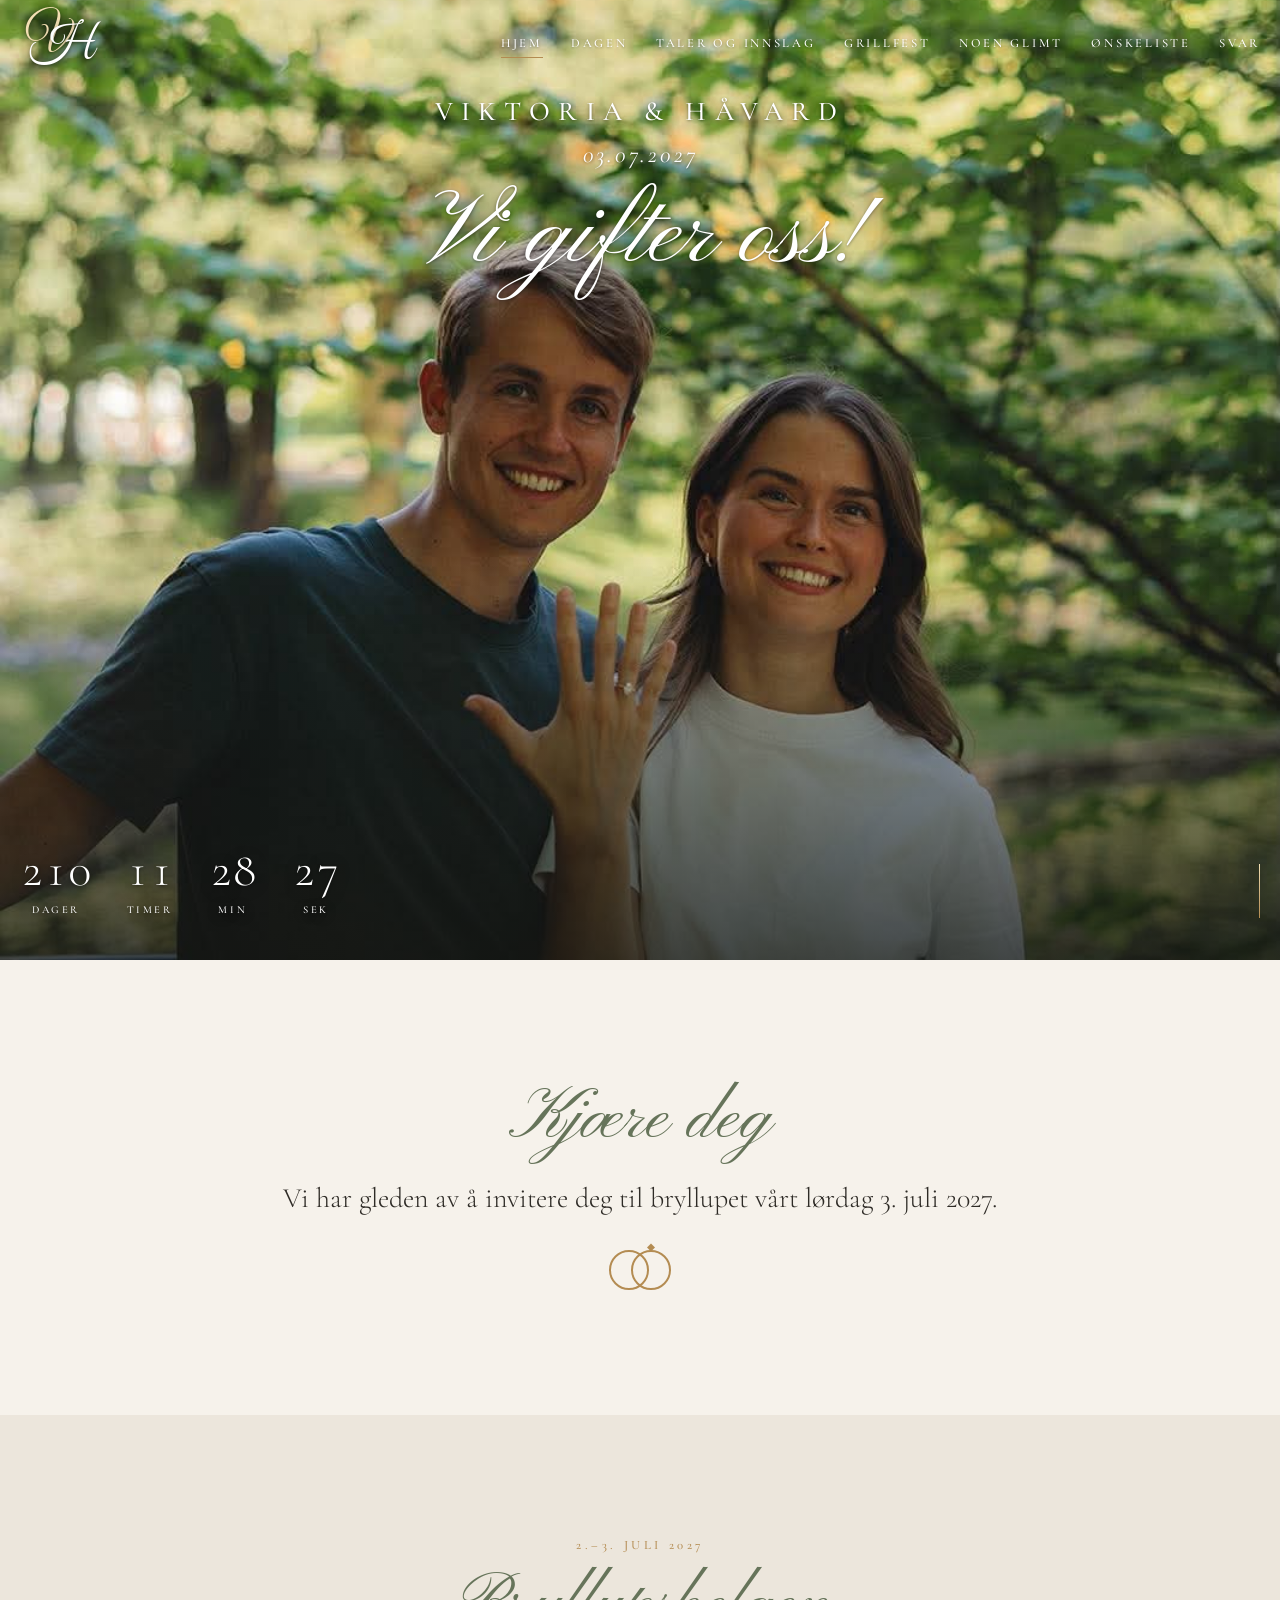
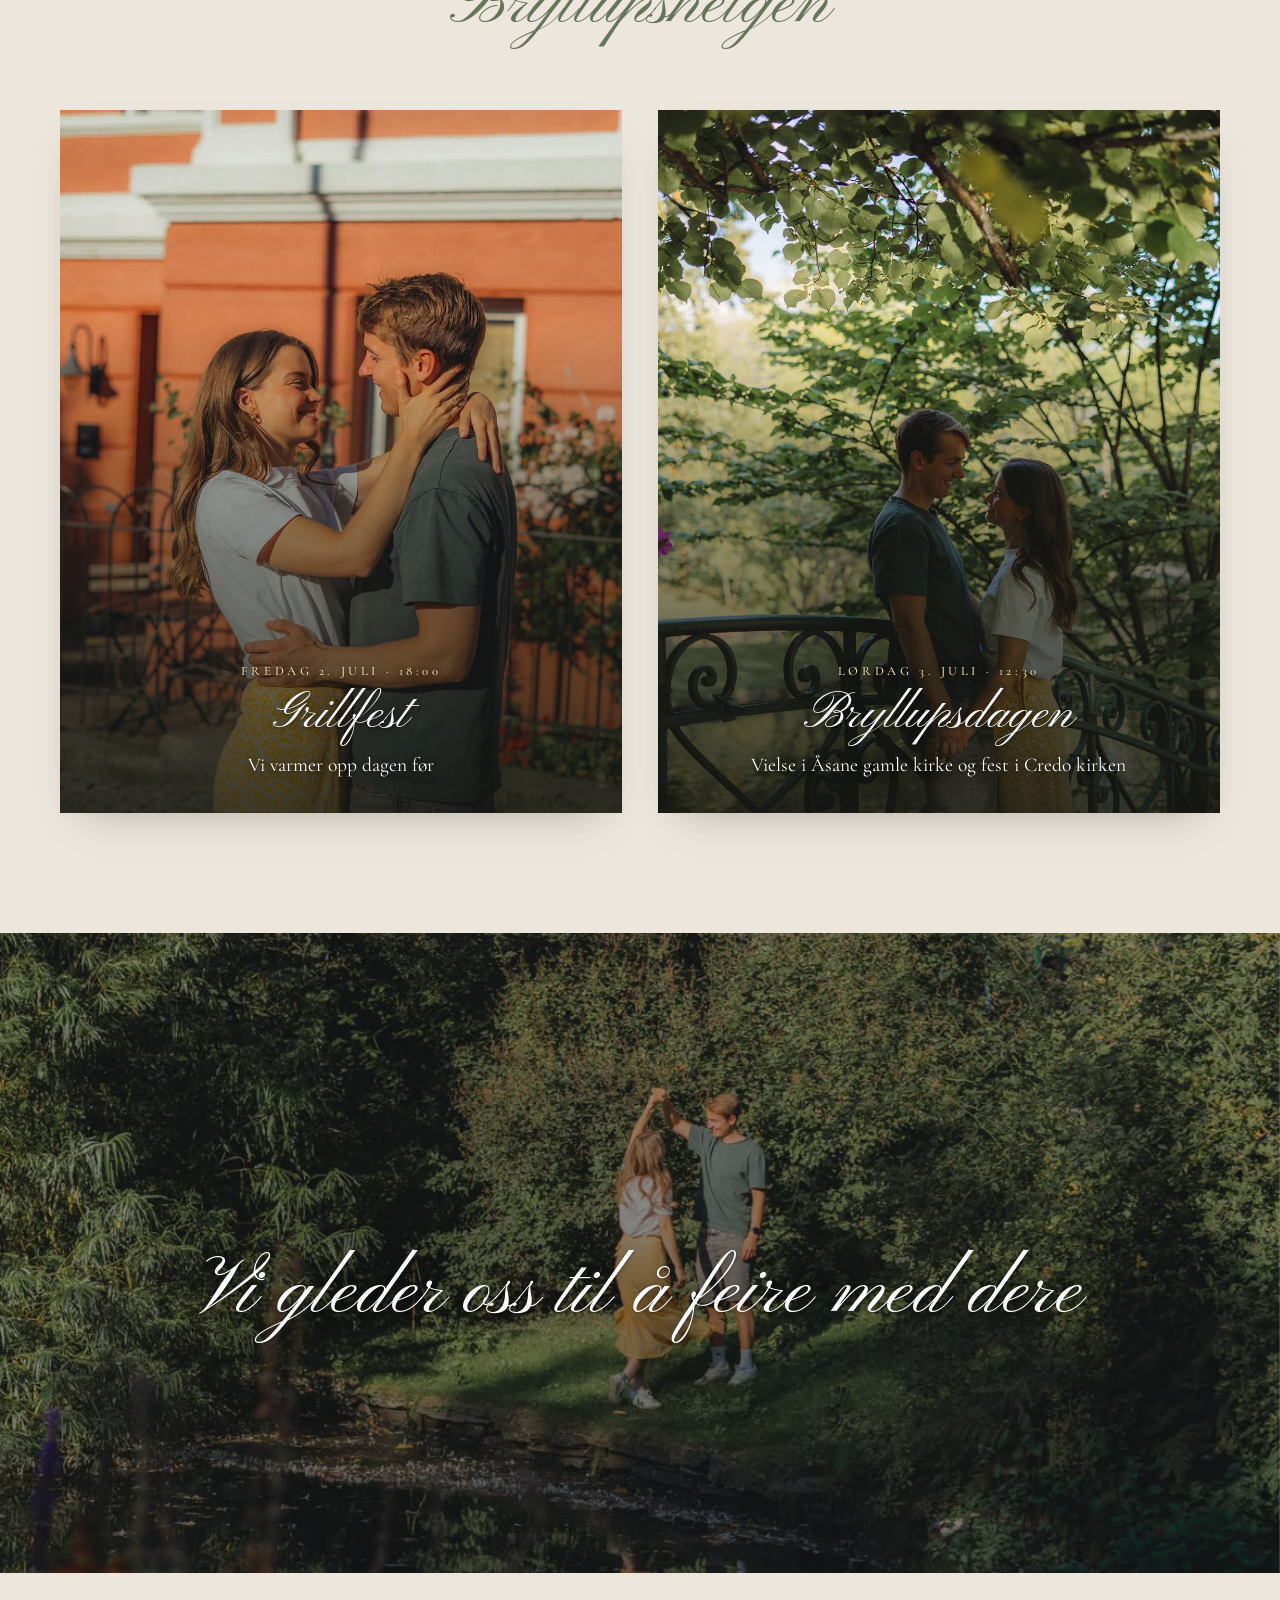
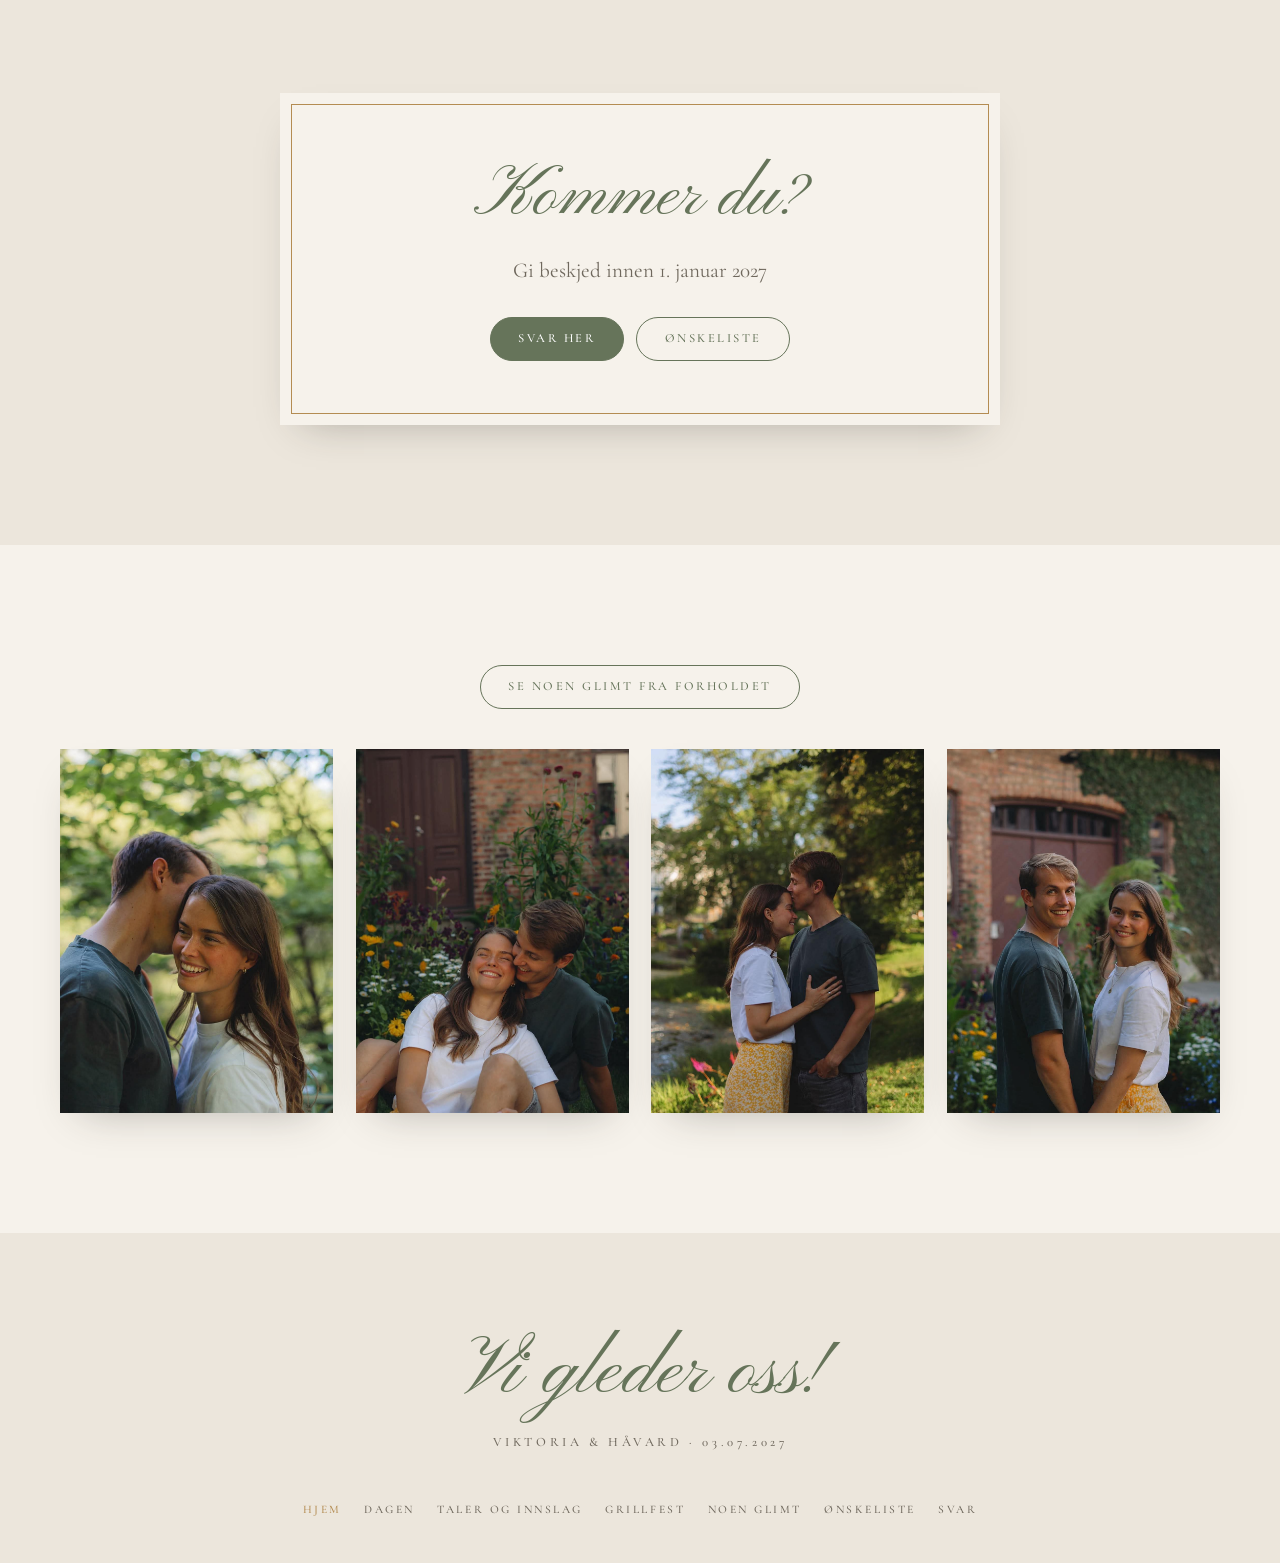
<file: index.html>
<!DOCTYPE html>
<html lang="nb">
<head>
  <meta charset="utf-8">
  <meta name="viewport" content="width=device-width, initial-scale=1">
  <meta name="robots" content="noindex, nofollow">
  <title>Viktoria & Håvard · 03.07.2027</title>
  <meta name="description" content="Bryllupet til Viktoria og Håvard lørdag 3. juli 2027.">
  <meta name="theme-color" content="#f6f2eb">
  <link rel="preconnect" href="https://fonts.googleapis.com">
  <link rel="preconnect" href="https://fonts.gstatic.com" crossorigin>
  <link href="https://fonts.googleapis.com/css2?family=Cormorant+Garamond:ital,wght@0,300;0,400;0,500;1,300;1,400&amp;family=Great+Vibes&amp;family=Pinyon+Script&amp;display=swap" rel="stylesheet">
  <link rel="stylesheet" href="assets/css/style.css">
</head>
<body>

  <!-- ===================== Toppmeny ===================== -->
  <header class="toppmeny">
    <div class="rad">
      <a class="logo-lenke" href="index.html" aria-label="Til forsiden"><svg class="logo" viewBox="0 0 100 100" overflow="visible" role="img" aria-label="Viktoria og Håvard"><text class="logo-v" x="40" y="60" text-anchor="middle">V</text><text class="logo-h" x="60" y="72" text-anchor="middle">H</text></svg></a>
      <button class="meny-knapp" type="button" aria-expanded="false" aria-controls="hovedmeny">Meny</button>
      <nav class="hovedmeny" id="hovedmeny" aria-label="Hovedmeny">
        <ul>
        <li><a href="index.html" aria-current="page">Hjem</a></li>
        <li><a href="dagen.html">Dagen</a></li>
        <li><a href="dagen.html#taler">Taler og innslag</a></li>
        <li><a href="grillfest.html">Grillfest</a></li>
        <li><a href="historie.html">Noen glimt</a></li>
        <li><a href="onskeliste.html">Ønskeliste</a></li>
        <li><a href="svar.html">Svar</a></li>
        </ul>
      </nav>
    </div>
  </header>

  <!-- ===================== Toppbilde ===================== -->
  <header class="hero" style="--pos: 50% 58%">
    <img src="assets/bilder/forside-viktoria-og-havard-viser-ringen.jpg" alt="Viktoria viser frem forlovelsesringen, Håvard står ved siden av på en grønn jernbro i parken" fetchpriority="high">
    <div class="hero-topp">
      <p class="hero-navn">Viktoria &amp; Håvard</p>
      <p class="hero-dato">03.07.2027</p>
      <h1 class="hero-tittel">Vi gifter oss!</h1>
    </div>
    <div class="hero-bunn">
      <div>
        <div class="nedtelling" aria-label="Nedtelling til bryllupet">
          <div><b data-enhet="d">–</b><small>Dager</small></div>
          <div><b data-enhet="t">–</b><small>Timer</small></div>
          <div><b data-enhet="m">–</b><small>Min</small></div>
          <div><b data-enhet="s">–</b><small>Sek</small></div>
        </div>
        <p class="gift" aria-live="polite">Gift!</p>
      </div>
      <a class="bla-ned" href="#invitasjon" aria-label="Bla ned"><span></span></a>
    </div>
  </header>

  <!-- ===================== Innhold ===================== -->
  <main>
    <section class="seksjon krem invitasjon" id="invitasjon">
      <div class="smal stabel vis">
        <h2 class="skrifttittel">Kjære deg</h2>
        <p class="stor">Vi har gleden av å invitere deg til bryllupet vårt lørdag 3. juli 2027.</p>
        <svg class="ringer" viewBox="0 0 92 60" aria-hidden="true"><g fill="none" stroke="currentColor" stroke-width="2"><circle cx="35" cy="35" r="19"/><circle cx="57" cy="35" r="19"/></g><path d="M57 8.5 L61 12.5 L57 16.5 L53 12.5 Z" fill="currentColor"/></svg>
      </div>
    </section>

    <section class="seksjon papir">
      <div class="innhold">
        <div class="seksjon-hode vis">
          <p class="eyebrow gull">2.–3. juli 2027</p>
          <h2 class="skrifttittel">Bryllupshelgen</h2>
        </div>
        <div class="bildekort-rad">
          <a class="bildekort vis" href="grillfest.html" style="--pos: 50% 40%">
            <img src="assets/bilder/kort-grillfest.jpg" alt="Viktoria og Håvard omfavner hverandre foran et oransje hus" loading="lazy">
            <div class="tekst">
              <p class="eyebrow">Fredag 2. juli · 18:00</p>
              <h3>Grillfest</h3>
              <p>Vi varmer opp dagen før</p>
            </div>
          </a>
          <a class="bildekort vis" href="dagen.html" style="--pos: 50% 45%">
            <img src="assets/bilder/kort-bryllupsdagen.jpg" alt="Viktoria og Håvard holder hender på en gammel jernbro" loading="lazy">
            <div class="tekst">
              <p class="eyebrow">Lørdag 3. juli · 12:30</p>
              <h3>Bryllupsdagen</h3>
              <p>Vielse i Åsane gamle kirke og fest i Credo kirken</p>
            </div>
          </a>
        </div>
      </div>
    </section>

    <section class="banner" aria-label="Vi gleder oss til å feire med dere" style="--pos: 50% 64%; --pos-bred: 50% 56%; --tekst-ned: 6rem; --pos-mobil: 50% 100%; --tekst-ned-mobil: 5rem">
      <img src="assets/bilder/banner-vi-gleder-oss.jpg" alt="Viktoria og Håvard danser ved dammen i parken, speilet i vannet" loading="lazy">
      <div class="tekst">
        <h2>Vi gleder oss til å feire med dere</h2>
      </div>
    </section>

    <section class="seksjon papir">
      <div class="smal">
        <div class="kort stabel vis">
          <h2 class="skrifttittel">Kommer du?</h2>
          <p class="ingress">Gi beskjed innen 1. januar 2027</p>
          <div class="knapper" style="margin-top: .8rem">
            <a class="knapp fylt" href="svar.html">Svar her</a>
            <a class="knapp" href="onskeliste.html">Ønskeliste</a>
          </div>
        </div>
      </div>
    </section>

    <section class="seksjon krem">
      <div class="innhold">
        <div class="knapper vis" style="margin-bottom: 2.5rem">
          <a class="knapp" href="historie.html">Se noen glimt fra forholdet</a>
        </div>
        <div class="galleri stripe vis">
          <button type="button"><img src="assets/bilder/galleri-1-hvisking.jpg" alt="Håvard hvisker noe til Viktoria, som smiler" loading="lazy"></button>
          <button type="button"><img src="assets/bilder/galleri-4-blomsterbed.jpg" alt="Viktoria og Håvard sitter i gresset foran et blomsterbed" loading="lazy"></button>
          <button type="button"><img src="assets/bilder/galleri-3-pannekyss.jpg" alt="Håvard kysser Viktoria i pannen i parken" loading="lazy"></button>
          <button type="button"><img src="assets/bilder/galleri-6-murhus.jpg" alt="Viktoria og Håvard holder hender foran et gammelt murhus" loading="lazy"></button>
        </div>
      </div>
    </section>
  </main>

  <!-- ===================== Bunntekst ===================== -->
  <footer class="bunntekst">
    <p class="gleder">Vi gleder oss!</p>
    <p class="eyebrow">Viktoria &amp; Håvard · 03.07.2027</p>
    <nav class="bunnmeny" aria-label="Bunnmeny">
      <ul>
        <li><a href="index.html" aria-current="page">Hjem</a></li>
        <li><a href="dagen.html">Dagen</a></li>
        <li><a href="dagen.html#taler">Taler og innslag</a></li>
        <li><a href="grillfest.html">Grillfest</a></li>
        <li><a href="historie.html">Noen glimt</a></li>
        <li><a href="onskeliste.html">Ønskeliste</a></li>
        <li><a href="svar.html">Svar</a></li>
      </ul>
    </nav>
  </footer>

  <script src="assets/js/main.js"></script>
</body>
</html>
</file>
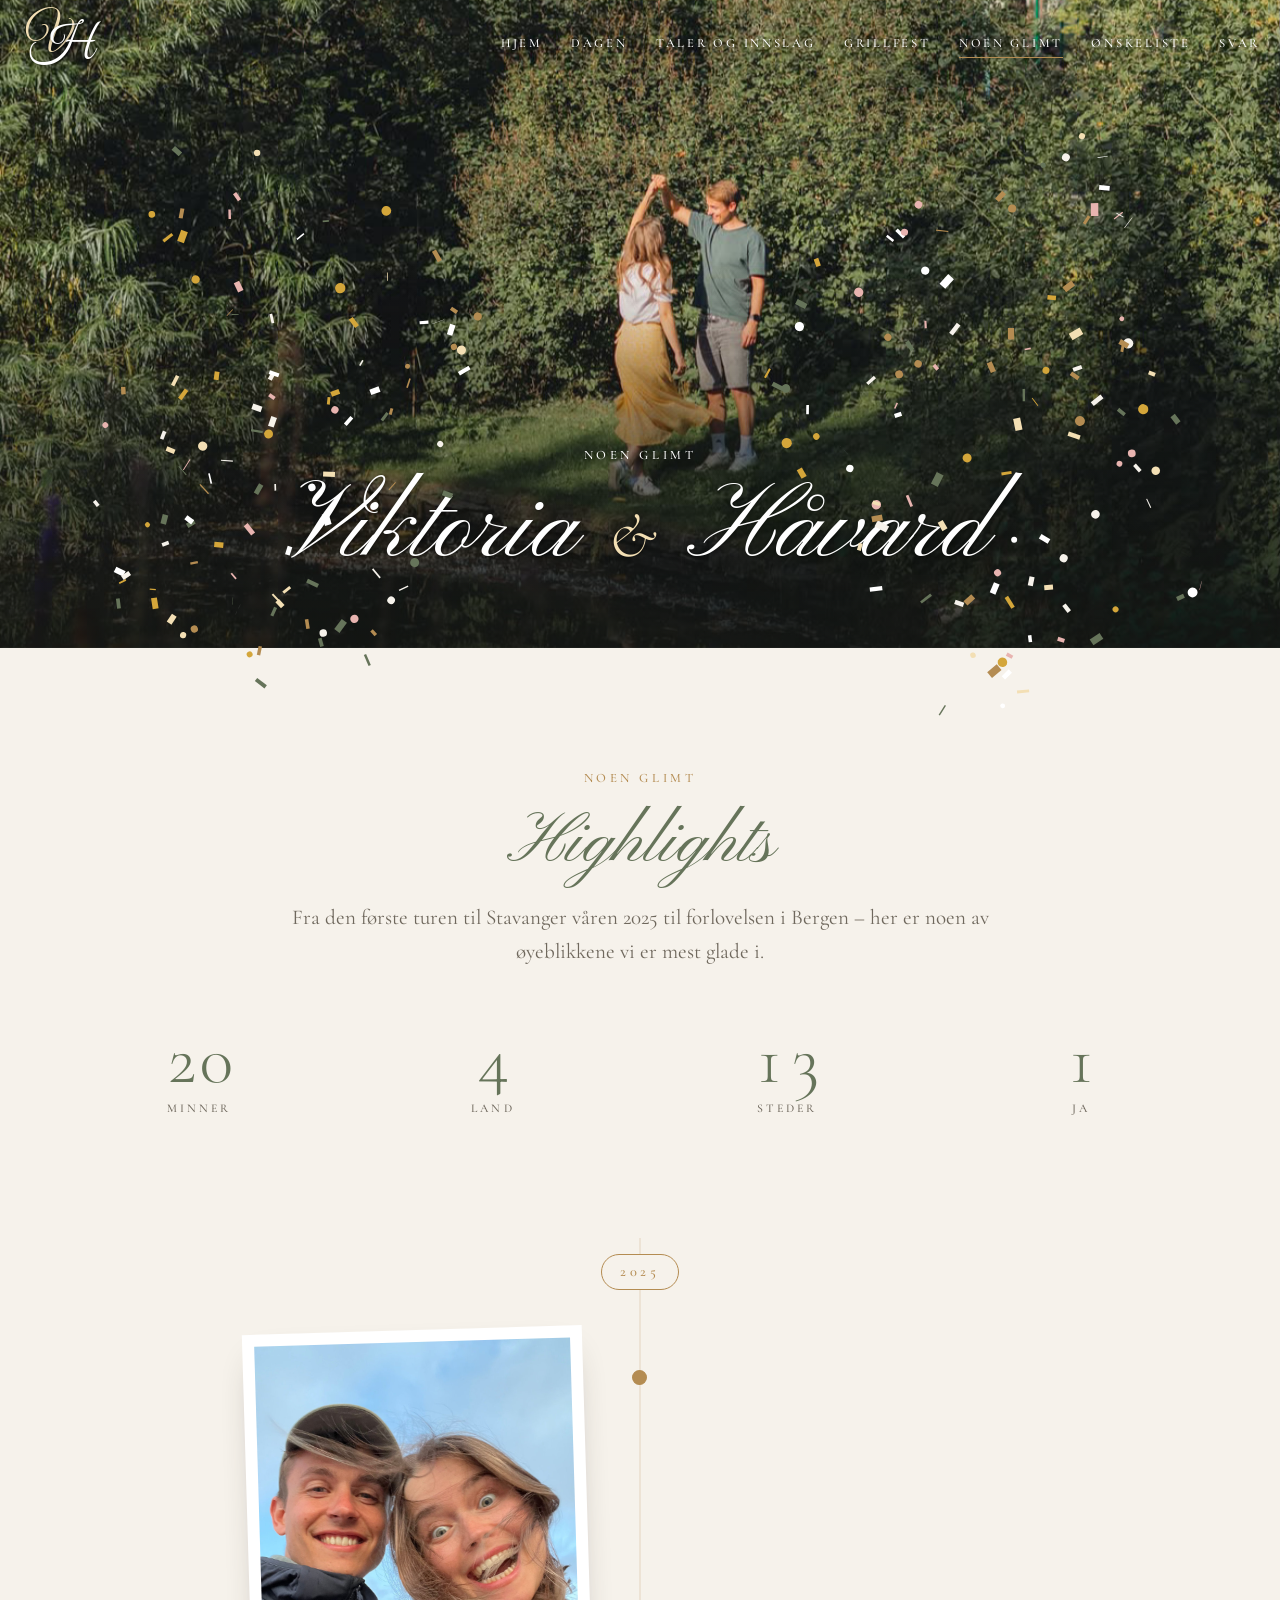
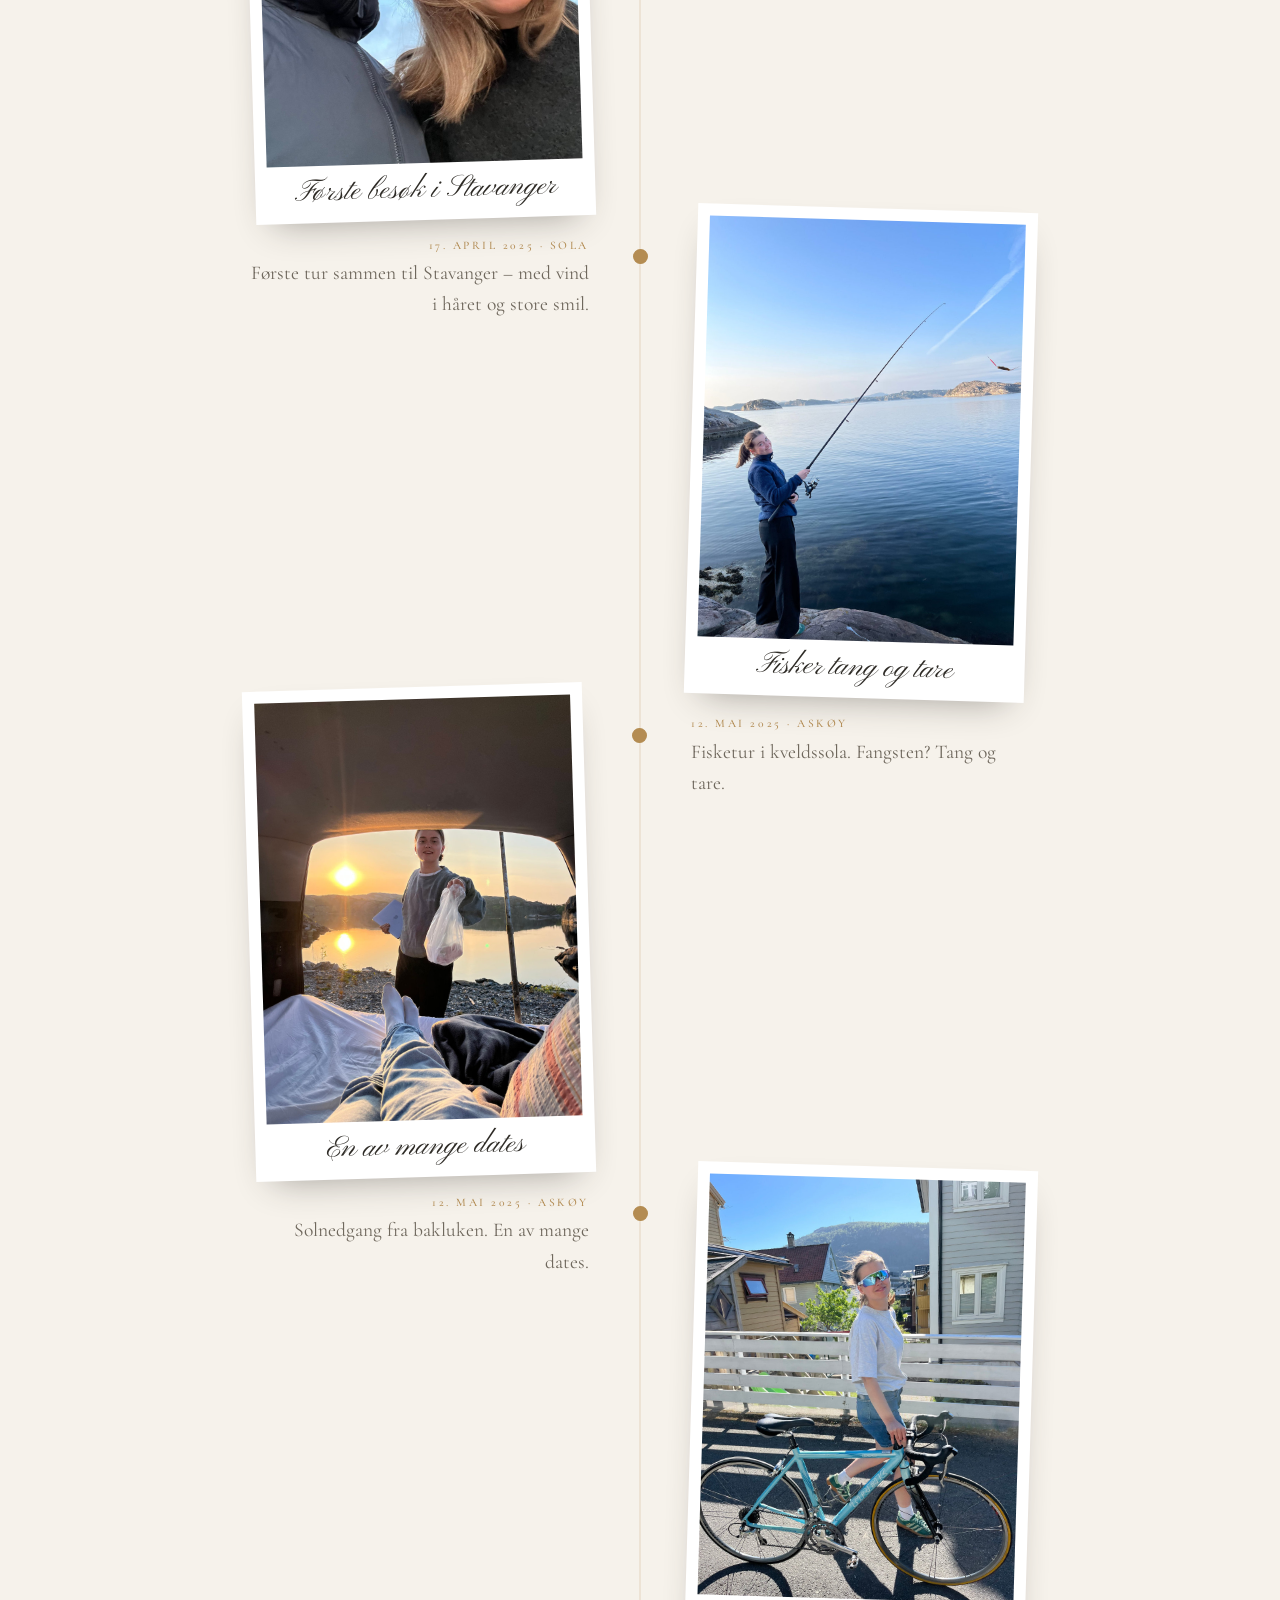
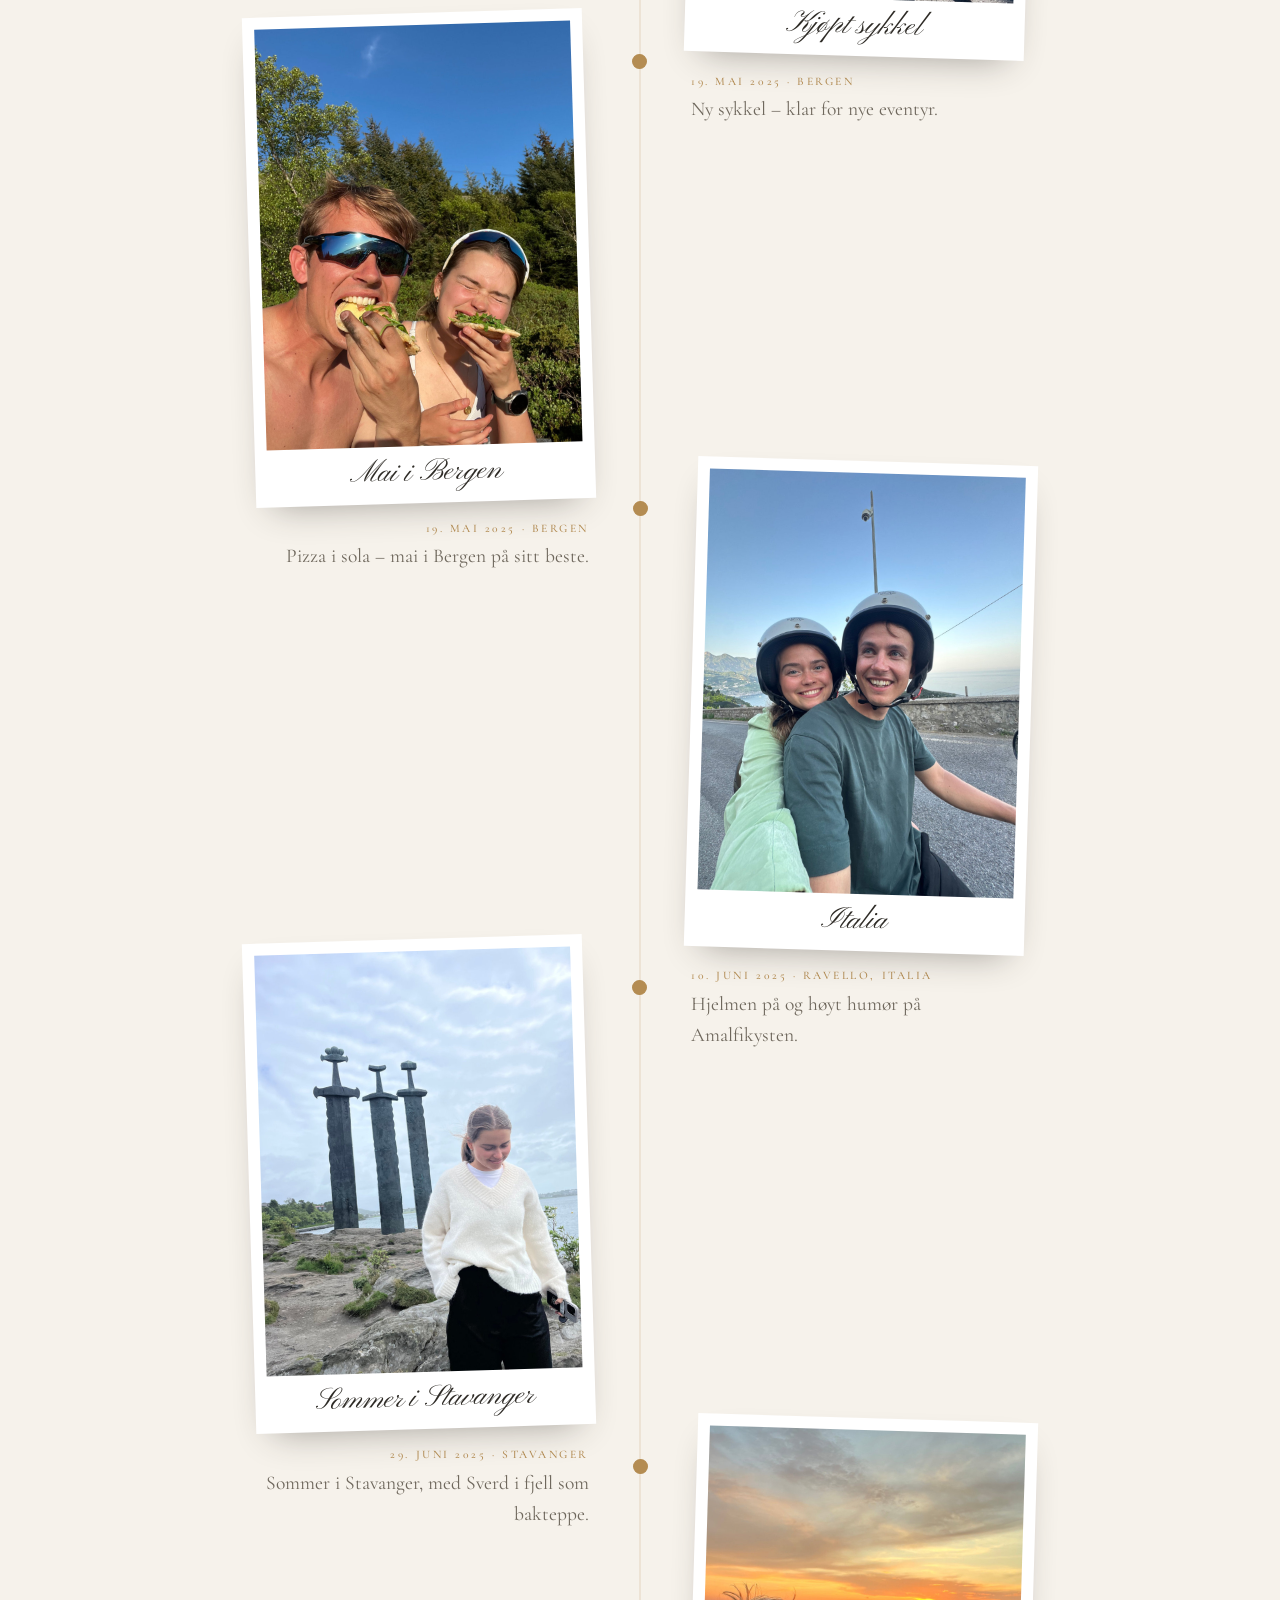
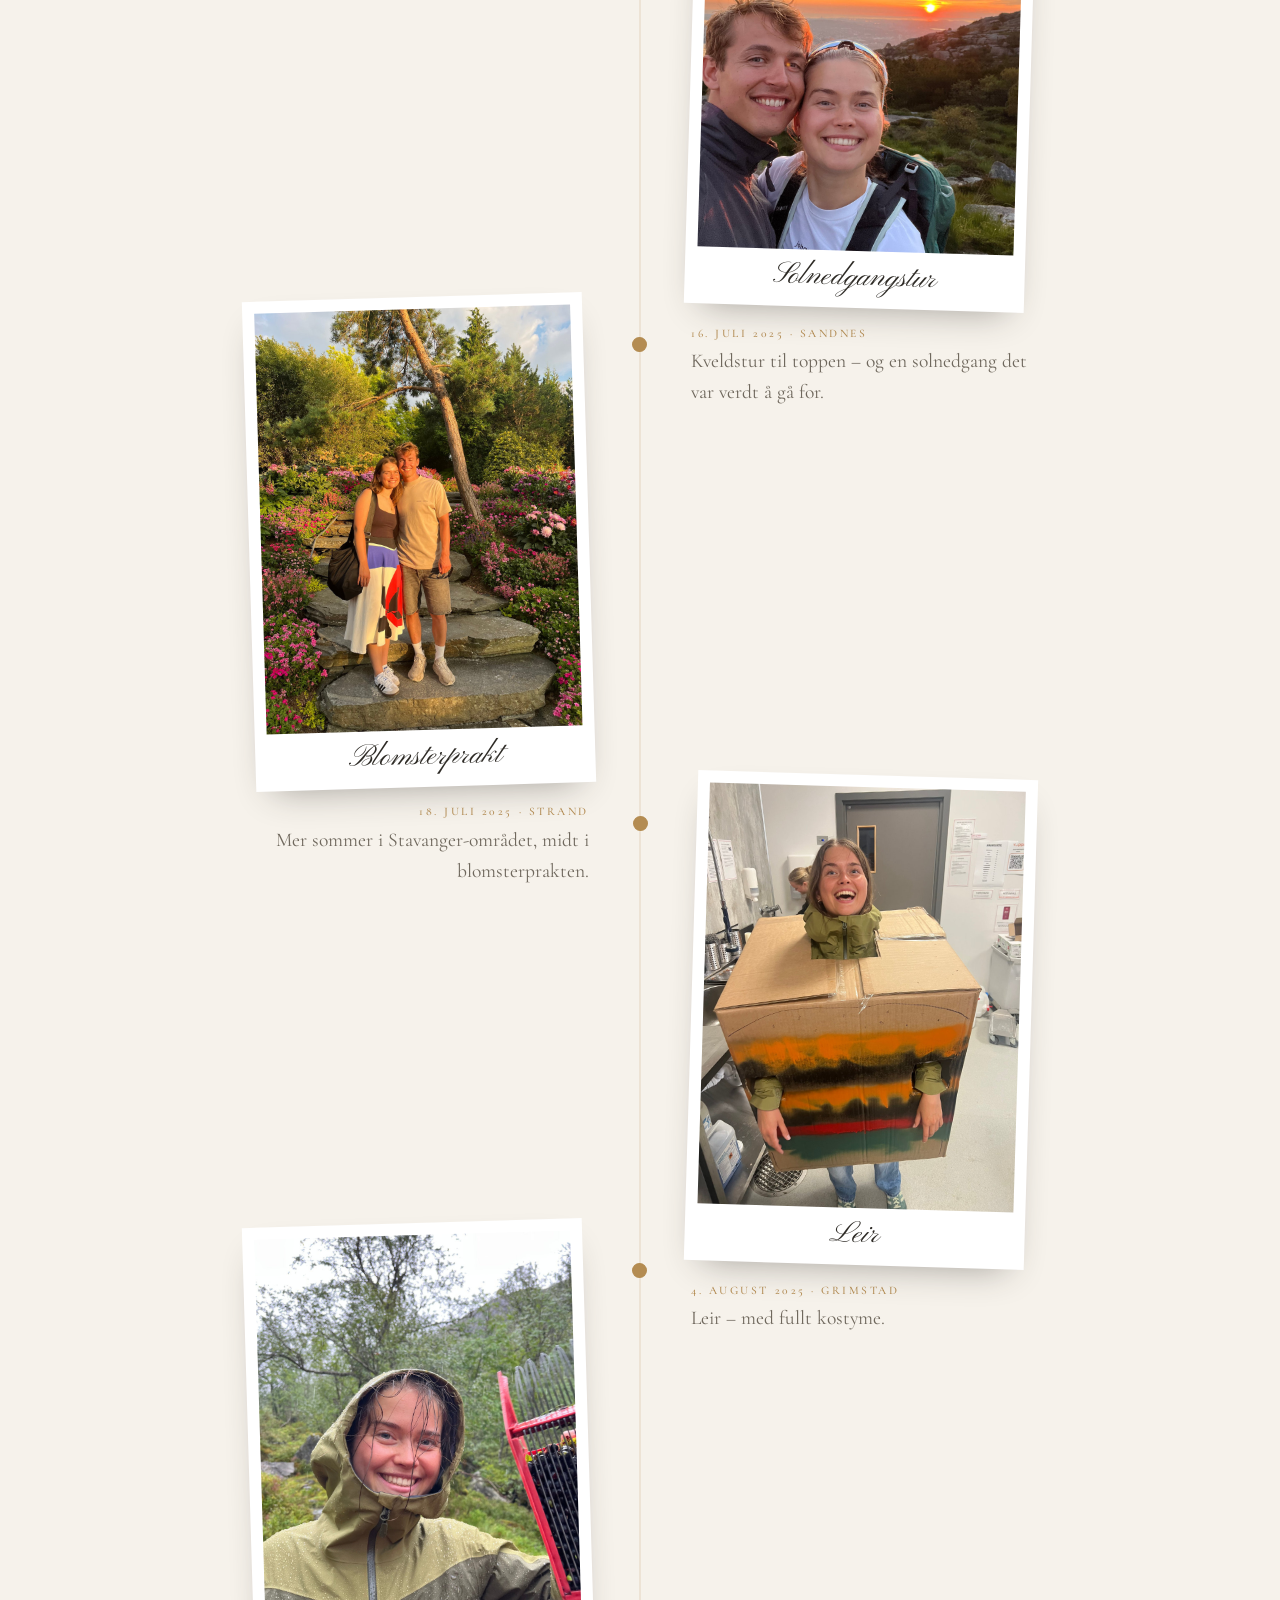
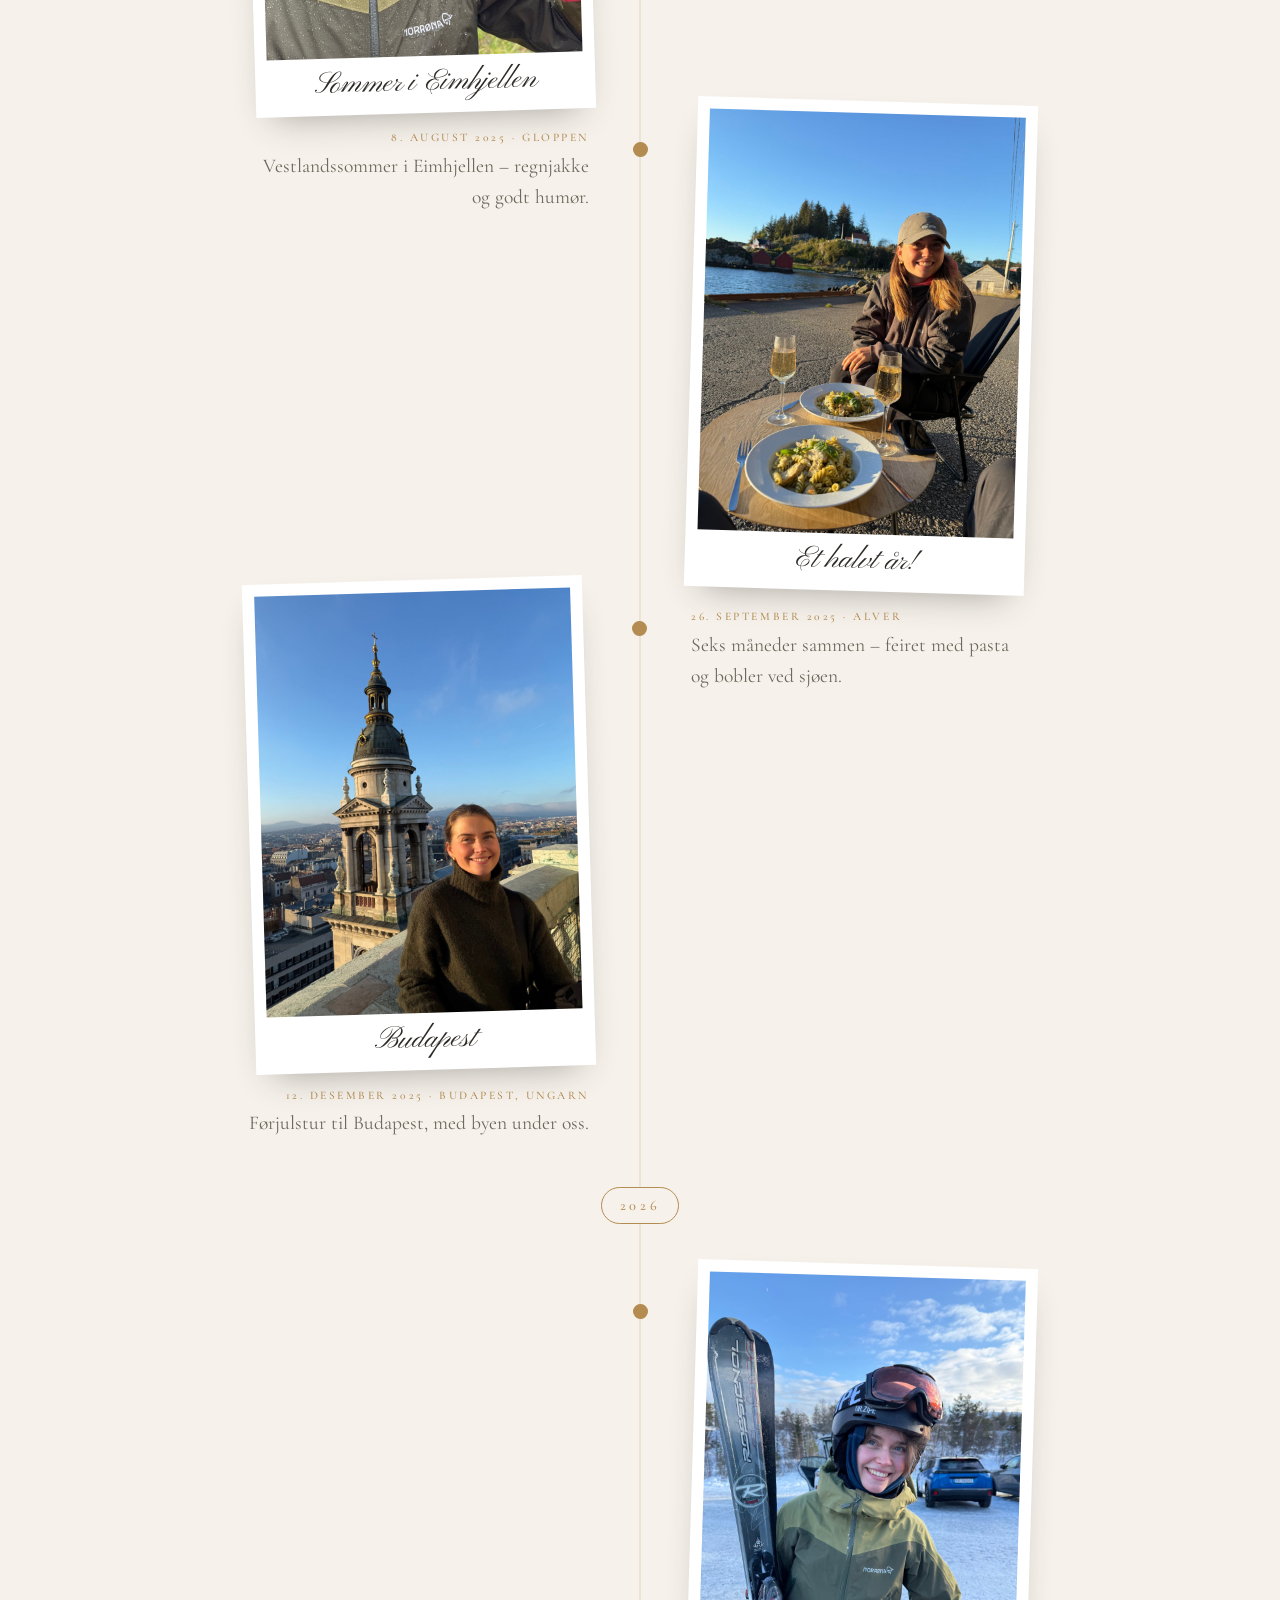
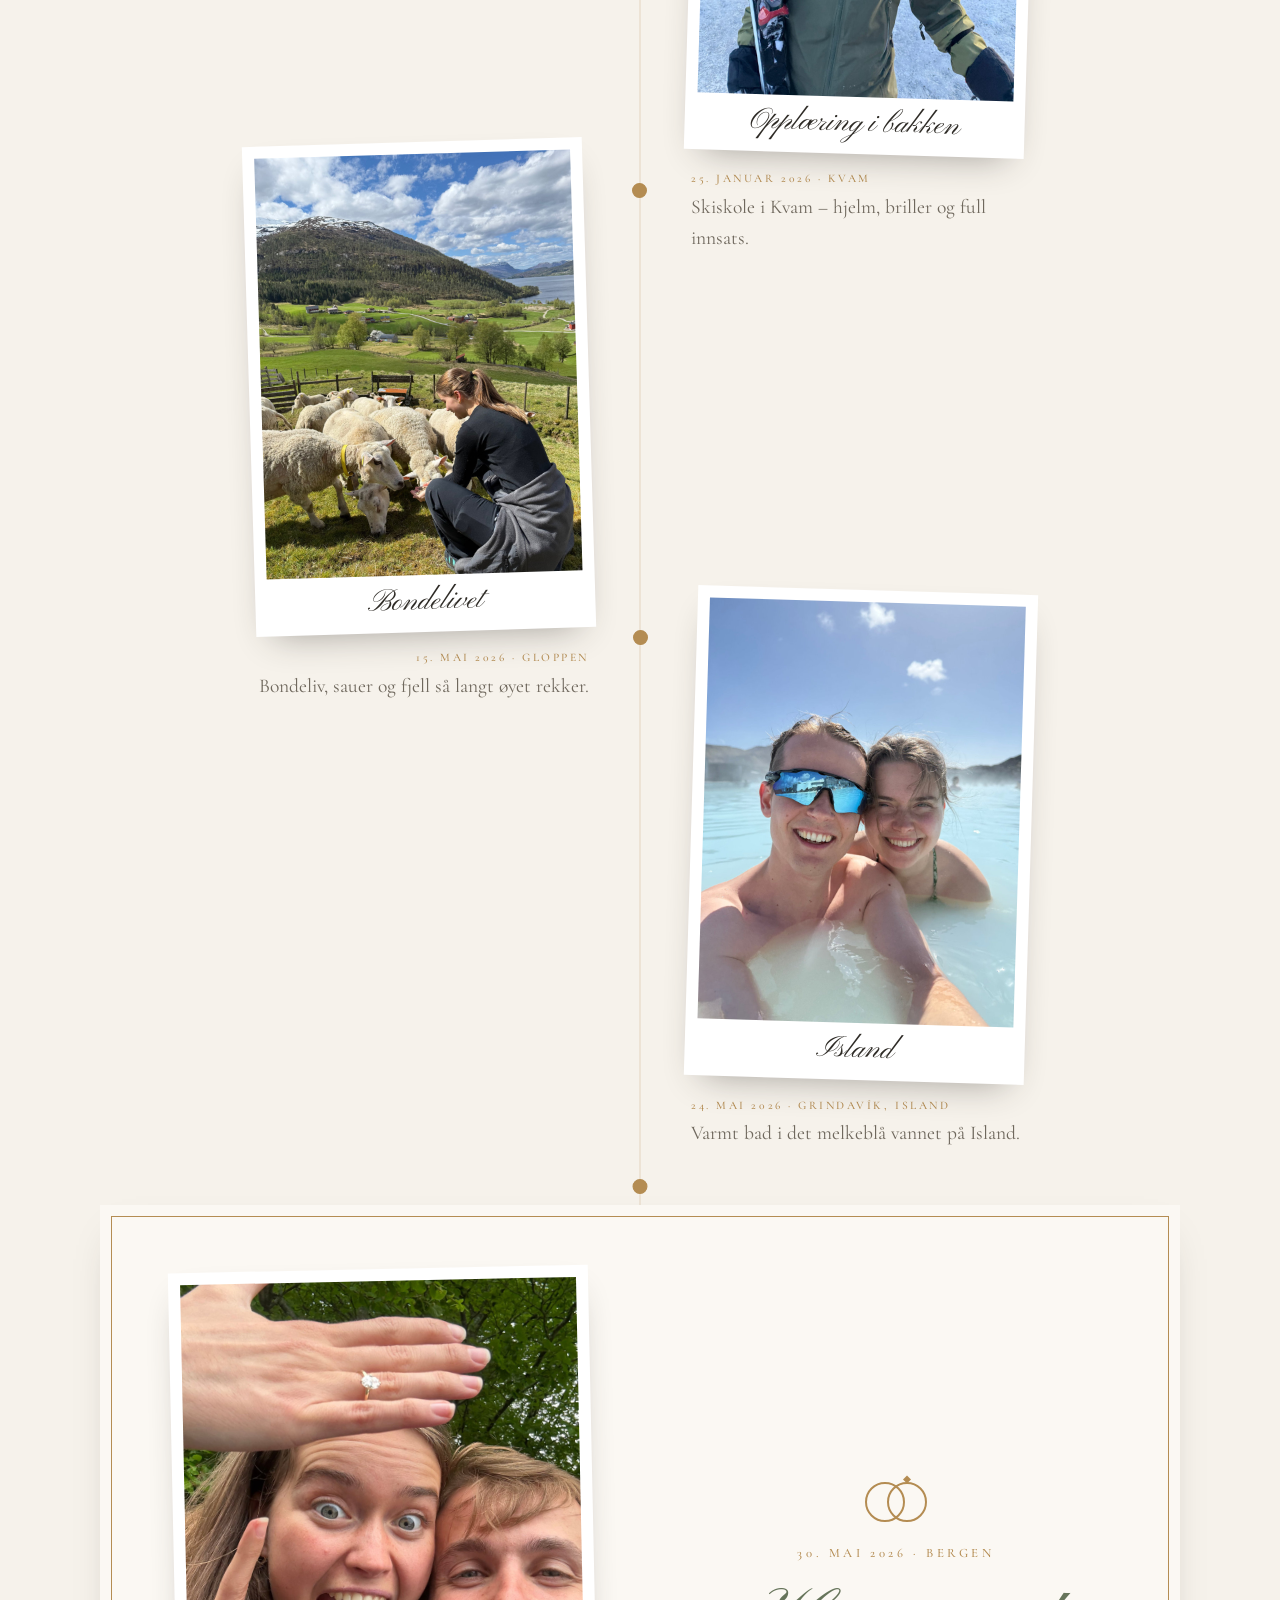
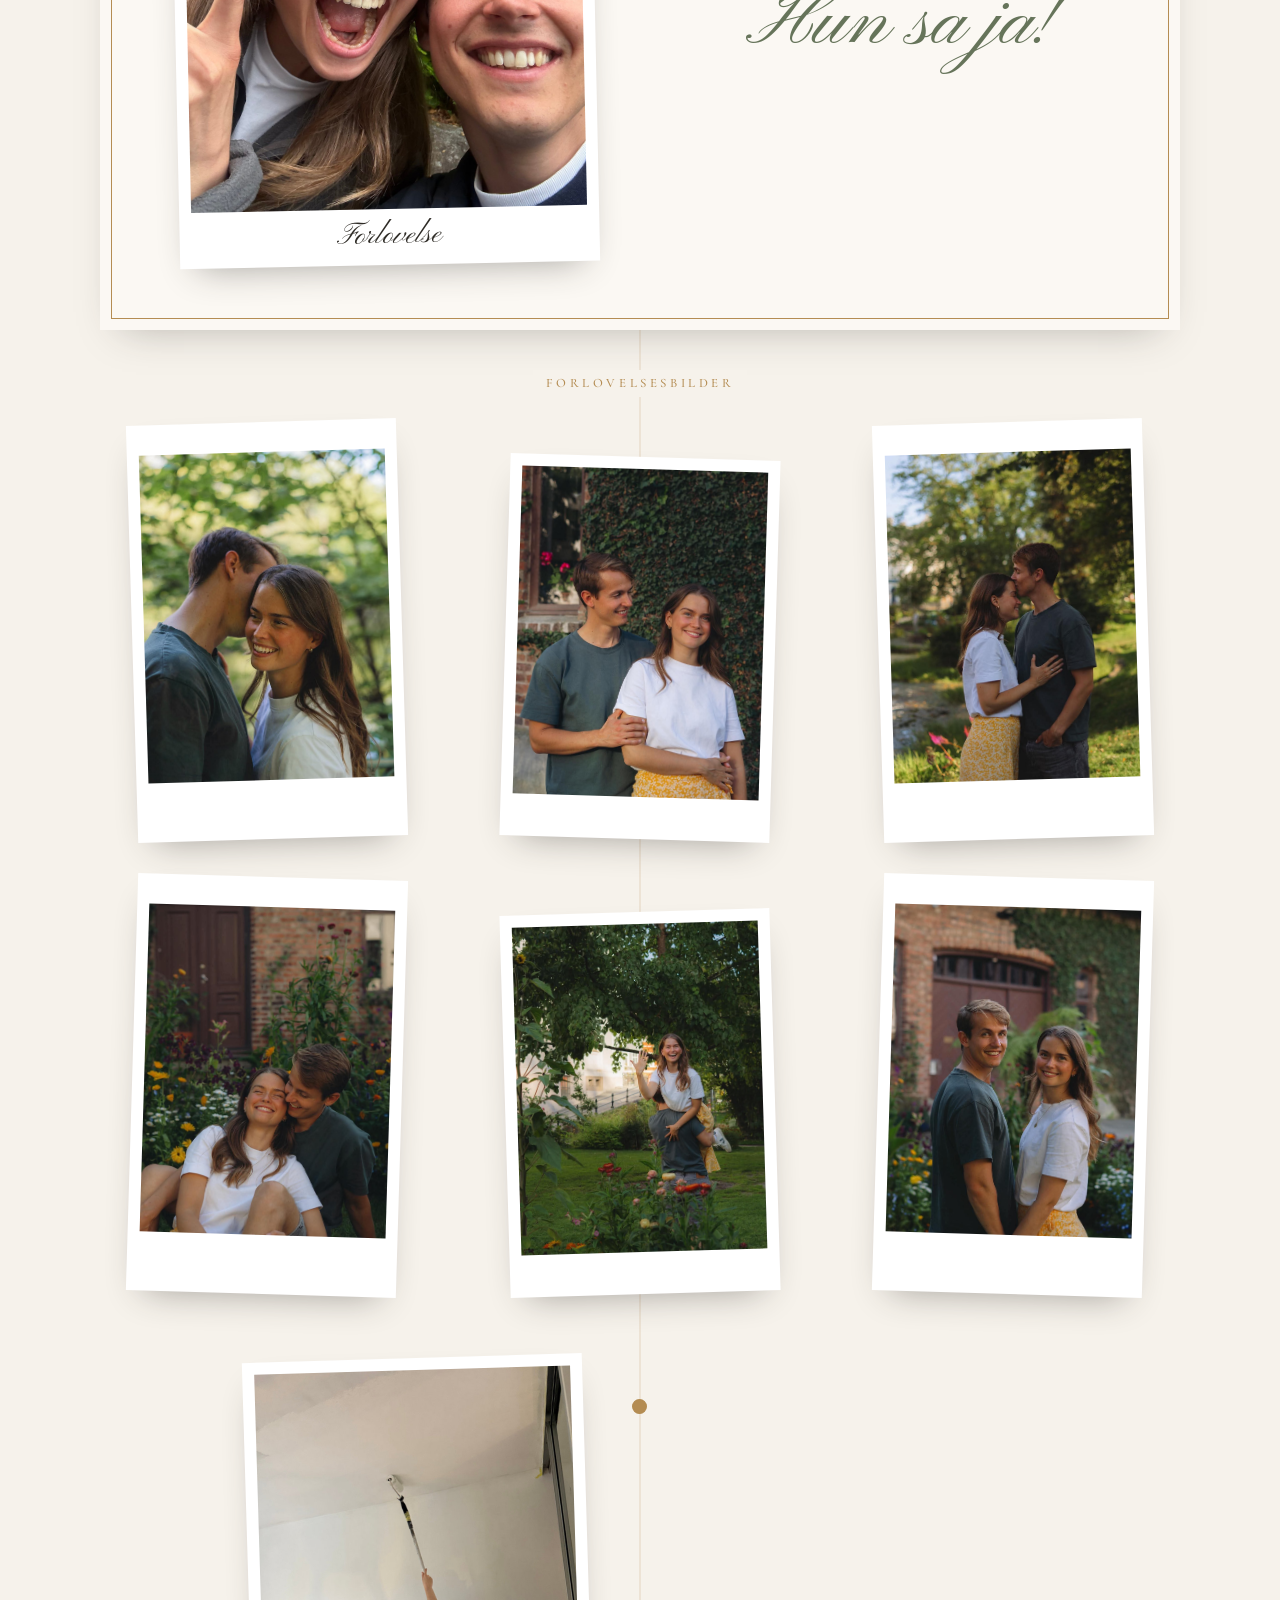
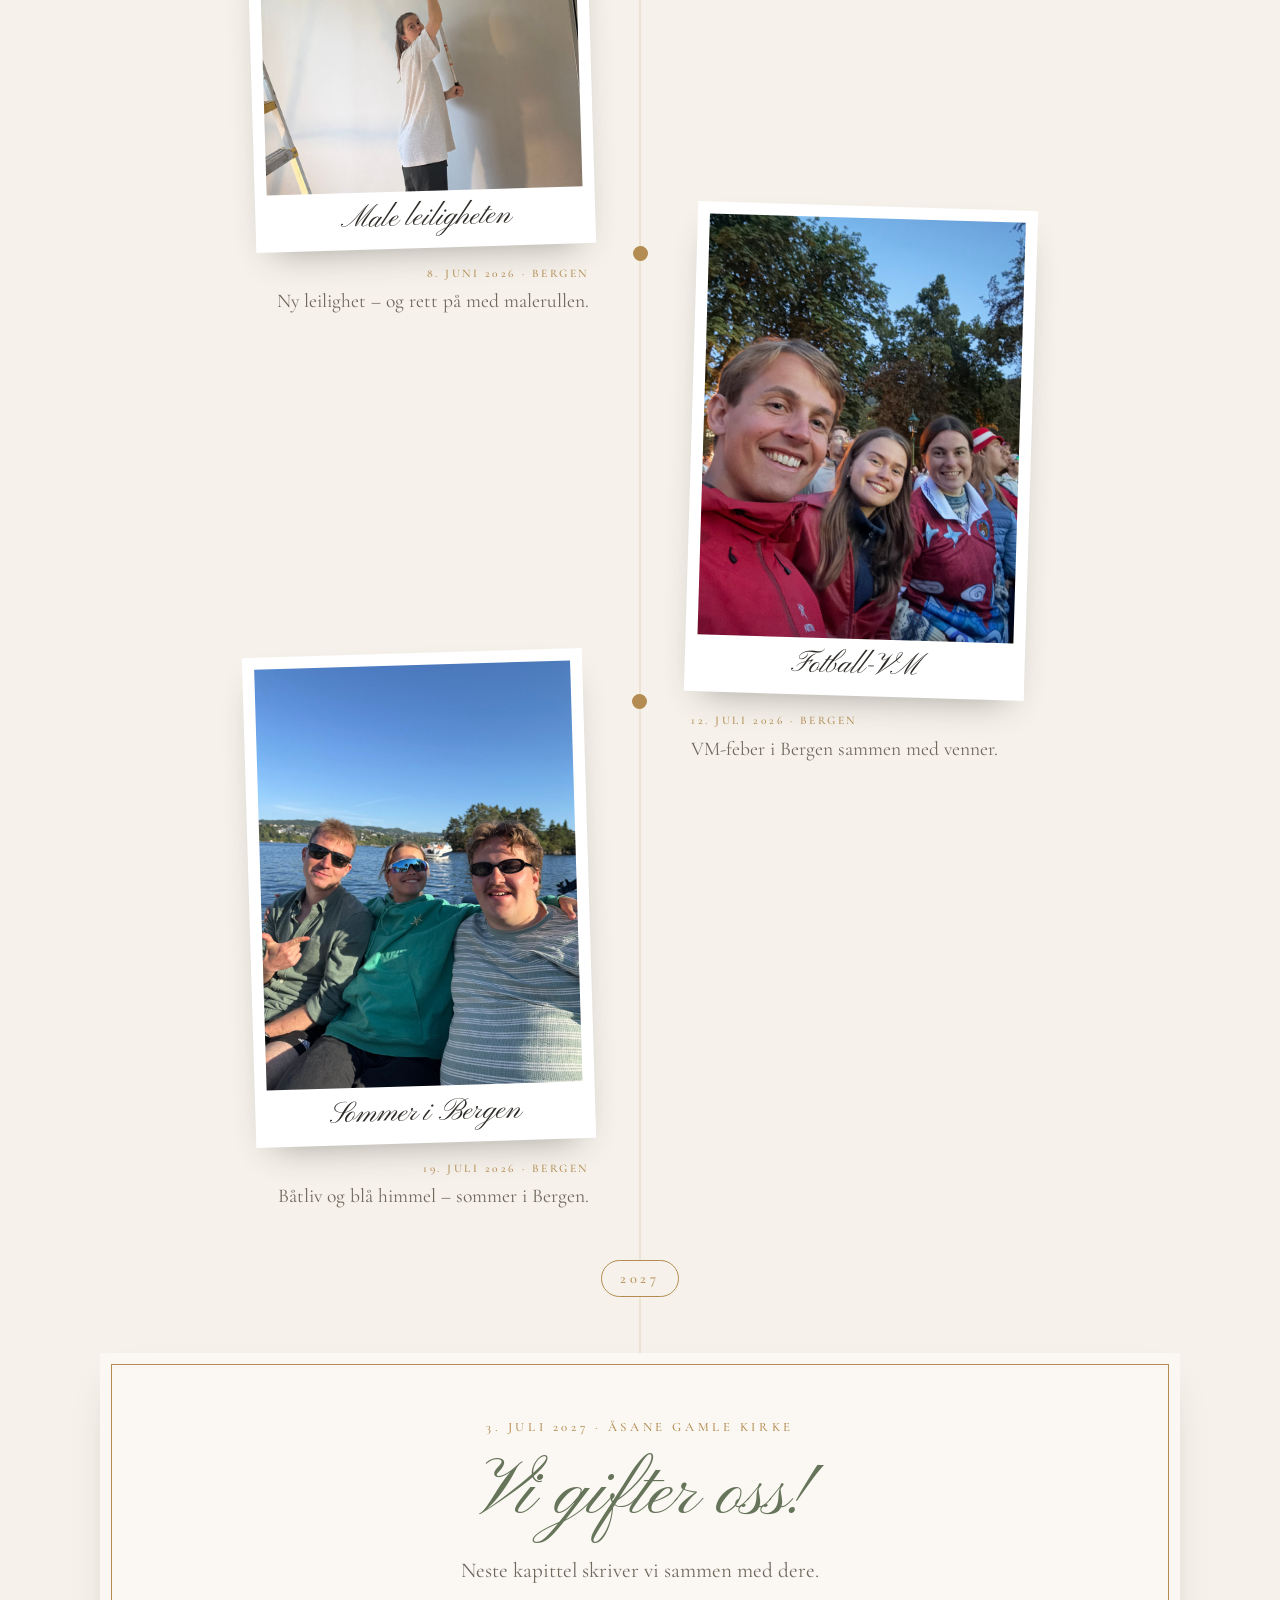
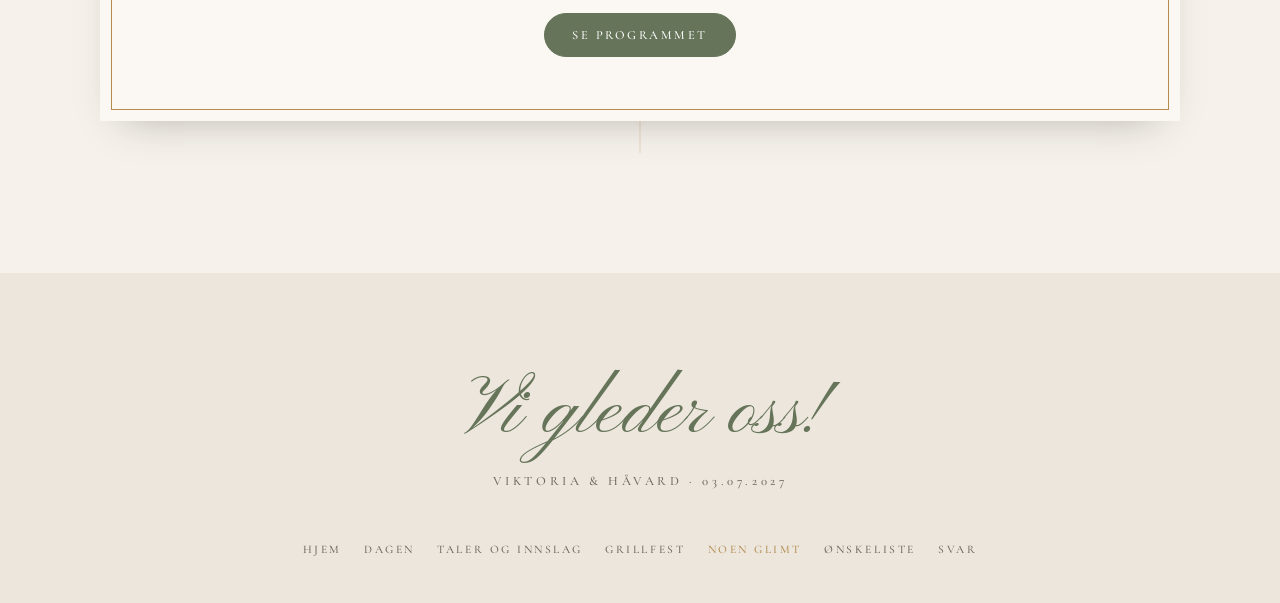
<file: historie.html>
<!DOCTYPE html>
<html lang="nb">
<head>
  <meta charset="utf-8">
  <meta name="viewport" content="width=device-width, initial-scale=1">
  <meta name="robots" content="noindex, nofollow">
  <title>Noen glimt · Viktoria & Håvard</title>
  <meta name="description" content="Noen glimt fra forholdet til Viktoria og Håvard.">
  <meta name="theme-color" content="#f6f2eb">
  <link rel="preconnect" href="https://fonts.googleapis.com">
  <link rel="preconnect" href="https://fonts.gstatic.com" crossorigin>
  <link href="https://fonts.googleapis.com/css2?family=Cormorant+Garamond:ital,wght@0,300;0,400;0,500;1,300;1,400&amp;family=Great+Vibes&amp;family=Pinyon+Script&amp;display=swap" rel="stylesheet">
  <link rel="stylesheet" href="assets/css/style.css">
</head>
<body>

  <!-- ===================== Toppmeny ===================== -->
  <header class="toppmeny">
    <div class="rad">
      <a class="logo-lenke" href="index.html" aria-label="Til forsiden"><svg class="logo" viewBox="0 0 100 100" overflow="visible" role="img" aria-label="Viktoria og Håvard"><text class="logo-v" x="40" y="60" text-anchor="middle">V</text><text class="logo-h" x="60" y="72" text-anchor="middle">H</text></svg></a>
      <button class="meny-knapp" type="button" aria-expanded="false" aria-controls="hovedmeny">Meny</button>
      <nav class="hovedmeny" id="hovedmeny" aria-label="Hovedmeny">
        <ul>
        <li><a href="index.html">Hjem</a></li>
        <li><a href="dagen.html">Dagen</a></li>
        <li><a href="dagen.html#taler">Taler og innslag</a></li>
        <li><a href="grillfest.html">Grillfest</a></li>
        <li><a href="historie.html" aria-current="page">Noen glimt</a></li>
        <li><a href="onskeliste.html">Ønskeliste</a></li>
        <li><a href="svar.html">Svar</a></li>
        </ul>
      </nav>
    </div>
  </header>

  <!-- ===================== Toppbilde ===================== -->
  <header class="undertopp" style="--pos: 50% 60%">
    <img src="assets/bilder/topp-historie.jpg" alt="Viktoria og Håvard danser ved dammen i parken, speilet i vannet" fetchpriority="high">
    <div class="undertopp-tekst">
      <p class="eyebrow">Noen glimt</p>
      <h1>Viktoria <span class="og">&amp;</span> Håvard</h1>
    </div>
  </header>

  <!-- ===================== Innhold ===================== -->
  <main>
    <section class="seksjon krem">
      <div class="smal stabel vis">
        <p class="eyebrow gull">Noen glimt</p>
        <h2 class="skrifttittel">Highlights</h2>
        <p class="ingress">Fra den første turen til Stavanger våren 2025 til forlovelsen i Bergen – her er noen av øyeblikkene vi er mest glade i.</p>
      </div>
      <div class="innhold" style="margin-top: 3.5rem">
        <div class="tall vis">
          <div><b data-tell="20">0</b><span>Minner</span></div>
          <div><b data-tell="4">0</b><span>Land</span></div>
          <div><b data-tell="13">0</b><span>Steder</span></div>
          <div><b data-tell="1">0</b><span>Ja</span></div>
        </div>
      </div>
    </section>

    <section class="seksjon krem" style="padding-top: 0">
      <div class="tidslinje">
        <div class="tidslinje-fyll" aria-hidden="true"></div>
        <ol>
      <li class="aar" aria-hidden="true"><span>2025</span></li>
      <li class="minne venstre">
        <span class="prikk" aria-hidden="true"></span>
        <button type="button" class="polaroid" data-tekst="Første besøk i Stavanger · 17. april 2025 · Sola">
          <img src="assets/bilder/historie/01-forste-besok-stavanger.jpg" alt="Selfie av Håvard og Viktoria med vind i håret og blå himmel" loading="lazy">
          <span class="hand">Første besøk i Stavanger</span>
        </button>
        <div class="minne-tekst">
          <p class="meta">17. april 2025 · Sola</p>
          <p>Første tur sammen til Stavanger – med vind i håret og store smil.</p>
        </div>
      </li>
      <li class="minne hoyre">
        <span class="prikk" aria-hidden="true"></span>
        <button type="button" class="polaroid" data-tekst="Fisker tang og tare · 12. mai 2025 · Askøy">
          <img src="assets/bilder/historie/02-fisker-tang-og-tare-askoy.jpg" alt="Viktoria fisker fra svaberget og har fått tang på kroken" loading="lazy">
          <span class="hand">Fisker tang og tare</span>
        </button>
        <div class="minne-tekst">
          <p class="meta">12. mai 2025 · Askøy</p>
          <p>Fisketur i kveldssola. Fangsten? Tang og tare.</p>
        </div>
      </li>
      <li class="minne venstre">
        <span class="prikk" aria-hidden="true"></span>
        <button type="button" class="polaroid" data-tekst="En av mange dates · 12. mai 2025 · Askøy">
          <img src="assets/bilder/historie/03-date-askoy.jpg" alt="Viktoria rekker frem en pose mot bakluken av bilen, med solnedgang over sjøen bak" loading="lazy">
          <span class="hand">En av mange dates</span>
        </button>
        <div class="minne-tekst">
          <p class="meta">12. mai 2025 · Askøy</p>
          <p>Solnedgang fra bakluken. En av mange dates.</p>
        </div>
      </li>
      <li class="minne hoyre">
        <span class="prikk" aria-hidden="true"></span>
        <button type="button" class="polaroid" data-tekst="Kjøpt sykkel · 19. mai 2025 · Bergen">
          <img src="assets/bilder/historie/04-ny-sykkel-bergen.jpg" alt="Viktoria med solbriller og sin nye lyseblå racersykkel i en gate i Bergen" loading="lazy">
          <span class="hand">Kjøpt sykkel</span>
        </button>
        <div class="minne-tekst">
          <p class="meta">19. mai 2025 · Bergen</p>
          <p>Ny sykkel – klar for nye eventyr.</p>
        </div>
      </li>
      <li class="minne venstre">
        <span class="prikk" aria-hidden="true"></span>
        <button type="button" class="polaroid" data-tekst="Mai i Bergen · 19. mai 2025 · Bergen">
          <img src="assets/bilder/historie/05-mai-i-bergen.jpg" alt="Håvard og Viktoria tar store biter av hver sin pizza i sola" loading="lazy">
          <span class="hand">Mai i Bergen</span>
        </button>
        <div class="minne-tekst">
          <p class="meta">19. mai 2025 · Bergen</p>
          <p>Pizza i sola – mai i Bergen på sitt beste.</p>
        </div>
      </li>
      <li class="minne hoyre">
        <span class="prikk" aria-hidden="true"></span>
        <button type="button" class="polaroid" data-tekst="Italia · 10. juni 2025 · Ravello, Italia">
          <img src="assets/bilder/historie/06-italia-ravello.jpg" alt="Viktoria og Håvard med hjelm på scooter, med Amalfikysten i bakgrunnen" loading="lazy">
          <span class="hand">Italia</span>
        </button>
        <div class="minne-tekst">
          <p class="meta">10. juni 2025 · Ravello, Italia</p>
          <p>Hjelmen på og høyt humør på Amalfikysten.</p>
        </div>
      </li>
      <li class="minne venstre">
        <span class="prikk" aria-hidden="true"></span>
        <button type="button" class="polaroid" data-tekst="Sommer i Stavanger · 29. juni 2025 · Stavanger">
          <img src="assets/bilder/historie/07-sommer-i-stavanger.jpg" alt="Viktoria smiler foran Sverd i fjell-monumentet ved Hafrsfjord" loading="lazy">
          <span class="hand">Sommer i Stavanger</span>
        </button>
        <div class="minne-tekst">
          <p class="meta">29. juni 2025 · Stavanger</p>
          <p>Sommer i Stavanger, med Sverd i fjell som bakteppe.</p>
        </div>
      </li>
      <li class="minne hoyre">
        <span class="prikk" aria-hidden="true"></span>
        <button type="button" class="polaroid" data-tekst="Solnedgangstur · 16. juli 2025 · Sandnes">
          <img src="assets/bilder/historie/08-solnedgangstur-sandnes.jpg" alt="Håvard og Viktoria på fjelltoppen med en oransje solnedgang bak seg" loading="lazy">
          <span class="hand">Solnedgangstur</span>
        </button>
        <div class="minne-tekst">
          <p class="meta">16. juli 2025 · Sandnes</p>
          <p>Kveldstur til toppen – og en solnedgang det var verdt å gå for.</p>
        </div>
      </li>
      <li class="minne venstre">
        <span class="prikk" aria-hidden="true"></span>
        <button type="button" class="polaroid" data-tekst="Blomsterprakt · 18. juli 2025 · Strand">
          <img src="assets/bilder/historie/09-blomsterprakt-strand.jpg" alt="Viktoria og Håvard står på en steintrapp omgitt av rosa blomster" loading="lazy">
          <span class="hand">Blomsterprakt</span>
        </button>
        <div class="minne-tekst">
          <p class="meta">18. juli 2025 · Strand</p>
          <p>Mer sommer i Stavanger-området, midt i blomsterprakten.</p>
        </div>
      </li>
      <li class="minne hoyre">
        <span class="prikk" aria-hidden="true"></span>
        <button type="button" class="polaroid" data-tekst="Leir · 4. august 2025 · Grimstad">
          <img src="assets/bilder/historie/10-leir-grimstad.jpg" alt="Viktoria ler i et hjemmelaget kostyme av en malt pappeske" loading="lazy">
          <span class="hand">Leir</span>
        </button>
        <div class="minne-tekst">
          <p class="meta">4. august 2025 · Grimstad</p>
          <p>Leir – med fullt kostyme.</p>
        </div>
      </li>
      <li class="minne venstre">
        <span class="prikk" aria-hidden="true"></span>
        <button type="button" class="polaroid" data-tekst="Sommer i Eimhjellen · 8. august 2025 · Gloppen">
          <img src="assets/bilder/historie/11-sommer-i-eimhjellen.jpg" alt="Viktoria i regnjakke med hetta oppe og en bærplukker full av blåbær" loading="lazy">
          <span class="hand">Sommer i Eimhjellen</span>
        </button>
        <div class="minne-tekst">
          <p class="meta">8. august 2025 · Gloppen</p>
          <p>Vestlandssommer i Eimhjellen – regnjakke og godt humør.</p>
        </div>
      </li>
      <li class="minne hoyre">
        <span class="prikk" aria-hidden="true"></span>
        <button type="button" class="polaroid" data-tekst="Et halvt år! · 26. september 2025 · Alver">
          <img src="assets/bilder/historie/12-et-halvt-aar-alver.jpg" alt="Viktoria ved et lite bord med pasta og to glass bobler ved sjøen" loading="lazy">
          <span class="hand">Et halvt år!</span>
        </button>
        <div class="minne-tekst">
          <p class="meta">26. september 2025 · Alver</p>
          <p>Seks måneder sammen – feiret med pasta og bobler ved sjøen.</p>
        </div>
      </li>
      <li class="minne venstre">
        <span class="prikk" aria-hidden="true"></span>
        <button type="button" class="polaroid" data-tekst="Budapest · 12. desember 2025 · Budapest, Ungarn">
          <img src="assets/bilder/historie/13-budapest.jpg" alt="Viktoria på toppen av St. Stefans-basilikaen med Budapest under seg" loading="lazy">
          <span class="hand">Budapest</span>
        </button>
        <div class="minne-tekst">
          <p class="meta">12. desember 2025 · Budapest, Ungarn</p>
          <p>Førjulstur til Budapest, med byen under oss.</p>
        </div>
      </li>
      <li class="aar" aria-hidden="true"><span>2026</span></li>
      <li class="minne hoyre">
        <span class="prikk" aria-hidden="true"></span>
        <button type="button" class="polaroid" data-tekst="Opplæring i bakken · 25. januar 2026 · Kvam">
          <img src="assets/bilder/historie/14-skiskole-kvam.jpg" alt="Viktoria i hjelm og skibriller med slalåmski over skulderen" loading="lazy">
          <span class="hand">Opplæring i bakken</span>
        </button>
        <div class="minne-tekst">
          <p class="meta">25. januar 2026 · Kvam</p>
          <p>Skiskole i Kvam – hjelm, briller og full innsats.</p>
        </div>
      </li>
      <li class="minne venstre">
        <span class="prikk" aria-hidden="true"></span>
        <button type="button" class="polaroid" data-tekst="Bondelivet · 15. mai 2026 · Gloppen">
          <img src="assets/bilder/historie/15-bondelivet-gloppen.jpg" alt="Viktoria mater sauer på et jorde med fjell og vann i bakgrunnen" loading="lazy">
          <span class="hand">Bondelivet</span>
        </button>
        <div class="minne-tekst">
          <p class="meta">15. mai 2026 · Gloppen</p>
          <p>Bondeliv, sauer og fjell så langt øyet rekker.</p>
        </div>
      </li>
      <li class="minne hoyre">
        <span class="prikk" aria-hidden="true"></span>
        <button type="button" class="polaroid" data-tekst="Island · 24. mai 2026 · Grindavík, Island">
          <img src="assets/bilder/historie/16-island-grindavik.jpg" alt="Håvard og Viktoria bader i det melkeblå vannet på Island" loading="lazy">
          <span class="hand">Island</span>
        </button>
        <div class="minne-tekst">
          <p class="meta">24. mai 2026 · Grindavík, Island</p>
          <p>Varmt bad i det melkeblå vannet på Island.</p>
        </div>
      </li>
      <li class="minne-stor" data-konfetti>
        <span class="prikk" aria-hidden="true"></span>
        <div class="kort">
          <button type="button" class="polaroid" data-tekst="Hun sa ja! · 30. mai 2026 · Bergen">
            <img src="assets/bilder/historie/17-forlovelse-bergen.jpg" alt="Viktoria viser frem forlovelsesringen og jubler, Håvard smiler ved siden av" loading="lazy">
            <span class="hand">Forlovelse</span>
          </button>
          <div class="stabel">
            <svg class="ringer" viewBox="0 0 92 60" aria-hidden="true"><g fill="none" stroke="currentColor" stroke-width="2"><circle cx="35" cy="35" r="19"/><circle cx="57" cy="35" r="19"/></g><path d="M57 8.5 L61 12.5 L57 16.5 L53 12.5 Z" fill="currentColor"/></svg>
            <p class="eyebrow gull">30. mai 2026 · Bergen</p>
            <h3>Hun sa ja!</h3>
          </div>
        </div>
      </li>
      <li class="minne-rekke vis">
        <p class="eyebrow gull">Forlovelsesbilder</p>
        <div class="rad">
          <button type="button" class="polaroid" data-tekst="Forlovelsesbilder"><img src="assets/bilder/galleri-1-hvisking.jpg" alt="Håvard hvisker noe til Viktoria, som smiler" loading="lazy"></button>
          <button type="button" class="polaroid" data-tekst="Forlovelsesbilder"><img src="assets/bilder/galleri-2-efoyvegg.jpg" alt="Viktoria og Håvard foran en vegg dekket av eføy" loading="lazy"></button>
          <button type="button" class="polaroid" data-tekst="Forlovelsesbilder"><img src="assets/bilder/galleri-3-pannekyss.jpg" alt="Håvard kysser Viktoria i pannen i parken" loading="lazy"></button>
          <button type="button" class="polaroid" data-tekst="Forlovelsesbilder"><img src="assets/bilder/galleri-4-blomsterbed.jpg" alt="Viktoria og Håvard sitter i gresset foran et blomsterbed" loading="lazy"></button>
          <button type="button" class="polaroid" data-tekst="Forlovelsesbilder"><img src="assets/bilder/galleri-5-paa-ryggen.jpg" alt="Viktoria sitter på ryggen til Håvard og viser frem ringen" loading="lazy"></button>
          <button type="button" class="polaroid" data-tekst="Forlovelsesbilder"><img src="assets/bilder/galleri-6-murhus.jpg" alt="Viktoria og Håvard holder hender foran et gammelt murhus" loading="lazy"></button>
        </div>
      </li>
      <li class="minne venstre">
        <span class="prikk" aria-hidden="true"></span>
        <button type="button" class="polaroid" data-tekst="Male leiligheten · 8. juni 2026 · Bergen">
          <img src="assets/bilder/historie/18-male-leiligheten.jpg" alt="Viktoria maler taket i den nye leiligheten med en lang malerulle" loading="lazy">
          <span class="hand">Male leiligheten</span>
        </button>
        <div class="minne-tekst">
          <p class="meta">8. juni 2026 · Bergen</p>
          <p>Ny leilighet – og rett på med malerullen.</p>
        </div>
      </li>
      <li class="minne hoyre">
        <span class="prikk" aria-hidden="true"></span>
        <button type="button" class="polaroid" data-tekst="Fotball-VM · 12. juli 2026 · Bergen">
          <img src="assets/bilder/historie/19-fotball-vm-bergen.jpg" alt="Håvard, Viktoria og en venn i røde jakker blant publikum i Bergen" loading="lazy">
          <span class="hand">Fotball-VM</span>
        </button>
        <div class="minne-tekst">
          <p class="meta">12. juli 2026 · Bergen</p>
          <p>VM-feber i Bergen sammen med venner.</p>
        </div>
      </li>
      <li class="minne venstre">
        <span class="prikk" aria-hidden="true"></span>
        <button type="button" class="polaroid" data-tekst="Sommer i Bergen · 19. juli 2026 · Bergen">
          <img src="assets/bilder/historie/20-sommer-i-bergen.jpg" alt="Viktoria og to venner med solbriller i en båt på fjorden" loading="lazy">
          <span class="hand">Sommer i Bergen</span>
        </button>
        <div class="minne-tekst">
          <p class="meta">19. juli 2026 · Bergen</p>
          <p>Båtliv og blå himmel – sommer i Bergen.</p>
        </div>
      </li>
      <li class="aar" aria-hidden="true"><span>2027</span></li>
      <li class="finale vis">
        <div class="kort stabel">
          <p class="eyebrow gull">3. juli 2027 · Åsane gamle kirke</p>
          <h3>Vi gifter oss!</h3>
          <p class="ingress">Neste kapittel skriver vi sammen med dere.</p>
          <a class="knapp fylt" href="dagen.html" style="margin-top: .6rem">Se programmet</a>
        </div>
      </li>
        </ol>
      </div>
    </section>
  </main>

  <!-- ===================== Bunntekst ===================== -->
  <footer class="bunntekst">
    <p class="gleder">Vi gleder oss!</p>
    <p class="eyebrow">Viktoria &amp; Håvard · 03.07.2027</p>
    <nav class="bunnmeny" aria-label="Bunnmeny">
      <ul>
        <li><a href="index.html">Hjem</a></li>
        <li><a href="dagen.html">Dagen</a></li>
        <li><a href="dagen.html#taler">Taler og innslag</a></li>
        <li><a href="grillfest.html">Grillfest</a></li>
        <li><a href="historie.html" aria-current="page">Noen glimt</a></li>
        <li><a href="onskeliste.html">Ønskeliste</a></li>
        <li><a href="svar.html">Svar</a></li>
      </ul>
    </nav>
  </footer>

  <script src="assets/js/main.js"></script>
</body>
</html>
</file>
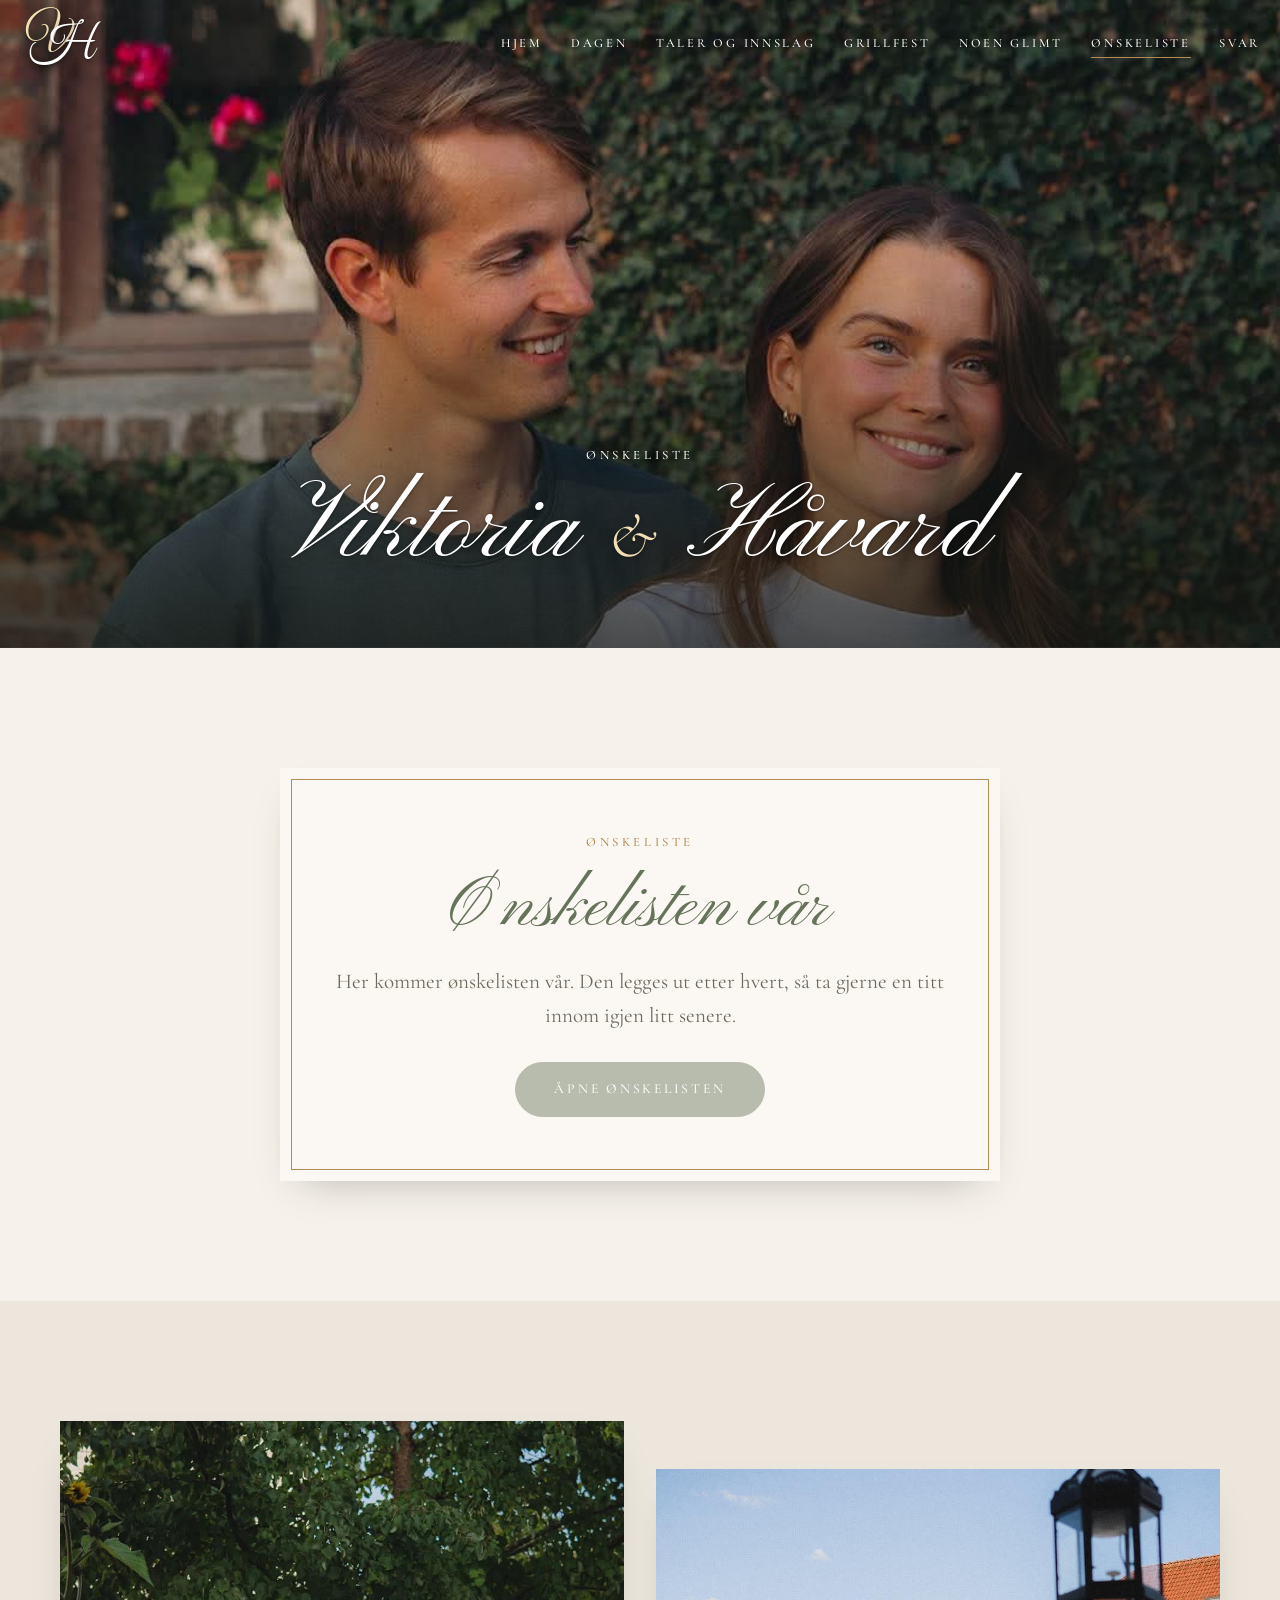
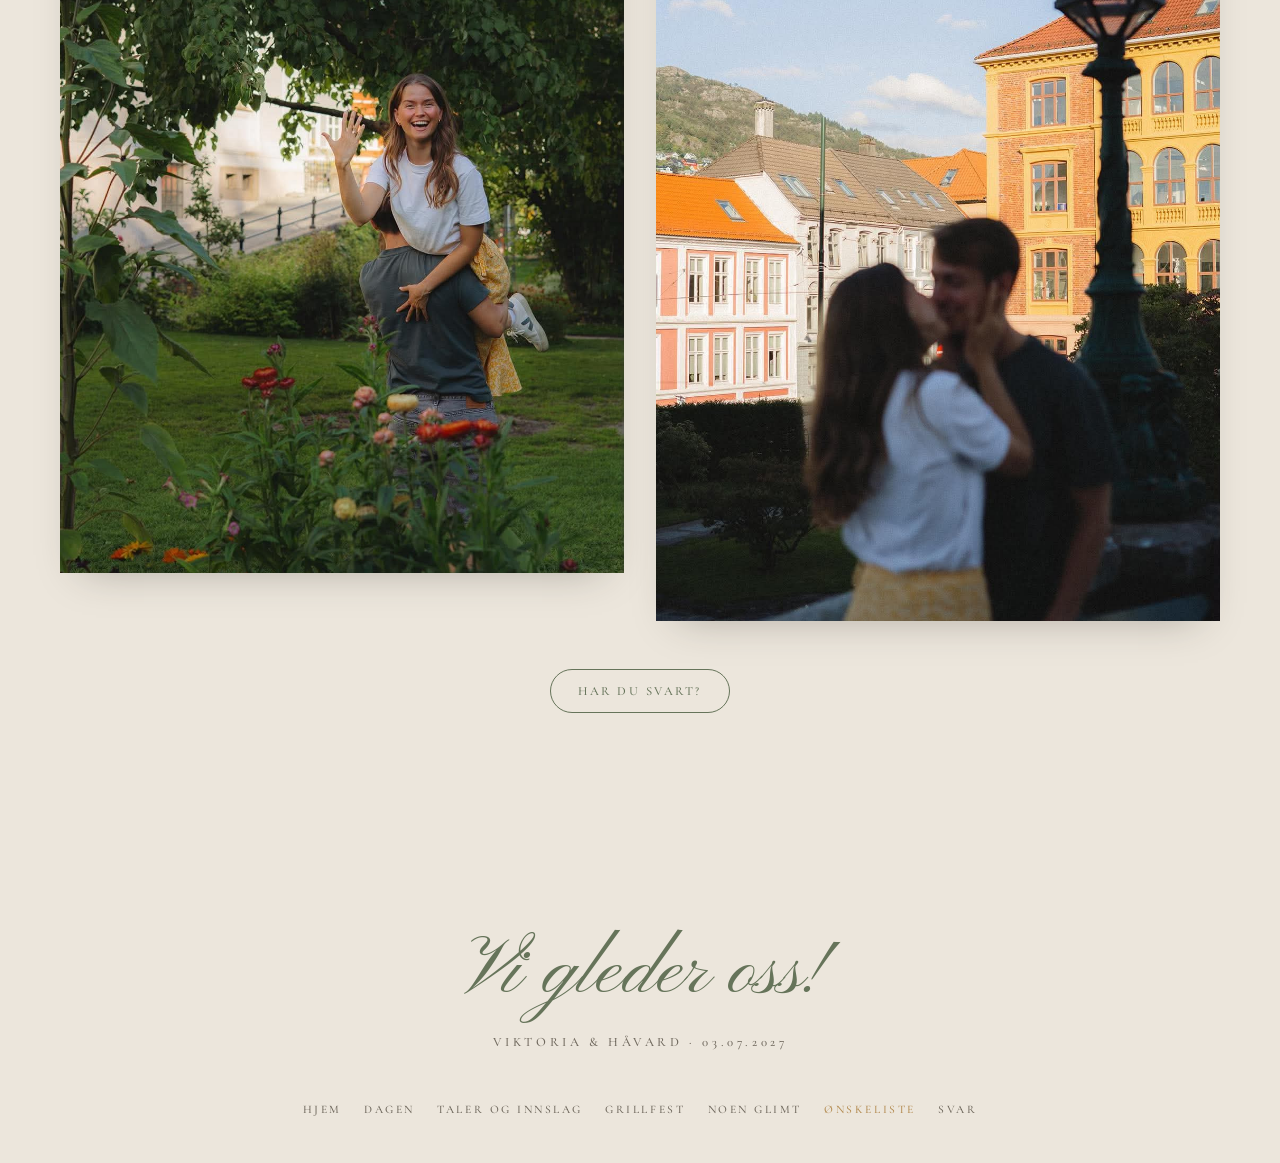
<file: onskeliste.html>
<!DOCTYPE html>
<html lang="nb">
<head>
  <meta charset="utf-8">
  <meta name="viewport" content="width=device-width, initial-scale=1">
  <meta name="robots" content="noindex, nofollow">
  <title>Ønskeliste · Viktoria & Håvard</title>
  <meta name="description" content="Ønskelisten til Viktoria og Håvard.">
  <meta name="theme-color" content="#f6f2eb">
  <link rel="preconnect" href="https://fonts.googleapis.com">
  <link rel="preconnect" href="https://fonts.gstatic.com" crossorigin>
  <link href="https://fonts.googleapis.com/css2?family=Cormorant+Garamond:ital,wght@0,300;0,400;0,500;1,300;1,400&amp;family=Great+Vibes&amp;family=Pinyon+Script&amp;display=swap" rel="stylesheet">
  <link rel="stylesheet" href="assets/css/style.css">
</head>
<body>

  <!-- ===================== Toppmeny ===================== -->
  <header class="toppmeny">
    <div class="rad">
      <a class="logo-lenke" href="index.html" aria-label="Til forsiden"><svg class="logo" viewBox="0 0 100 100" overflow="visible" role="img" aria-label="Viktoria og Håvard"><text class="logo-v" x="40" y="60" text-anchor="middle">V</text><text class="logo-h" x="60" y="72" text-anchor="middle">H</text></svg></a>
      <button class="meny-knapp" type="button" aria-expanded="false" aria-controls="hovedmeny">Meny</button>
      <nav class="hovedmeny" id="hovedmeny" aria-label="Hovedmeny">
        <ul>
        <li><a href="index.html">Hjem</a></li>
        <li><a href="dagen.html">Dagen</a></li>
        <li><a href="dagen.html#taler">Taler og innslag</a></li>
        <li><a href="grillfest.html">Grillfest</a></li>
        <li><a href="historie.html">Noen glimt</a></li>
        <li><a href="onskeliste.html" aria-current="page">Ønskeliste</a></li>
        <li><a href="svar.html">Svar</a></li>
        </ul>
      </nav>
    </div>
  </header>

  <!-- ===================== Toppbilde ===================== -->
  <header class="undertopp" style="--pos: 50% 40%">
    <img src="assets/bilder/topp-onskeliste.jpg" alt="Viktoria og Håvard foran en vegg dekket av eføy" fetchpriority="high">
    <div class="undertopp-tekst">
      <p class="eyebrow">Ønskeliste</p>
      <h1>Viktoria <span class="og">&amp;</span> Håvard</h1>
    </div>
  </header>

  <!-- ===================== Innhold ===================== -->
  <main>
    <section class="seksjon krem">
      <div class="smal">
        <div class="kort stabel vis">
          <p class="eyebrow gull">Ønskeliste</p>
          <h2 class="skrifttittel">Ønskelisten vår</h2>
          <p class="ingress">Her kommer ønskelisten vår. Den legges ut etter hvert, så ta gjerne en titt innom igjen litt senere.</p>
          <a class="knapp fylt stor" data-lenke="onskeliste" href="#" style="margin-top: .8rem">Åpne ønskelisten</a>
        </div>
      </div>
    </section>

    <section class="seksjon papir">
      <div class="innhold">
        <div class="to-bilder vis">
          <img src="assets/bilder/onskeliste-1.jpg" alt="Viktoria sitter på ryggen til Håvard og vinker med ringen" loading="lazy">
          <img src="assets/bilder/onskeliste-2.jpg" alt="Viktoria og Håvard kysser med Bergen i bakgrunnen" loading="lazy">
        </div>
        <div class="knapper vis" style="margin-top: 3rem">
          <a class="knapp" href="svar.html">Har du svart?</a>
        </div>
      </div>
    </section>
  </main>

  <!-- ===================== Bunntekst ===================== -->
  <footer class="bunntekst">
    <p class="gleder">Vi gleder oss!</p>
    <p class="eyebrow">Viktoria &amp; Håvard · 03.07.2027</p>
    <nav class="bunnmeny" aria-label="Bunnmeny">
      <ul>
        <li><a href="index.html">Hjem</a></li>
        <li><a href="dagen.html">Dagen</a></li>
        <li><a href="dagen.html#taler">Taler og innslag</a></li>
        <li><a href="grillfest.html">Grillfest</a></li>
        <li><a href="historie.html">Noen glimt</a></li>
        <li><a href="onskeliste.html" aria-current="page">Ønskeliste</a></li>
        <li><a href="svar.html">Svar</a></li>
      </ul>
    </nav>
  </footer>

  <script src="assets/js/main.js"></script>
</body>
</html>
</file>
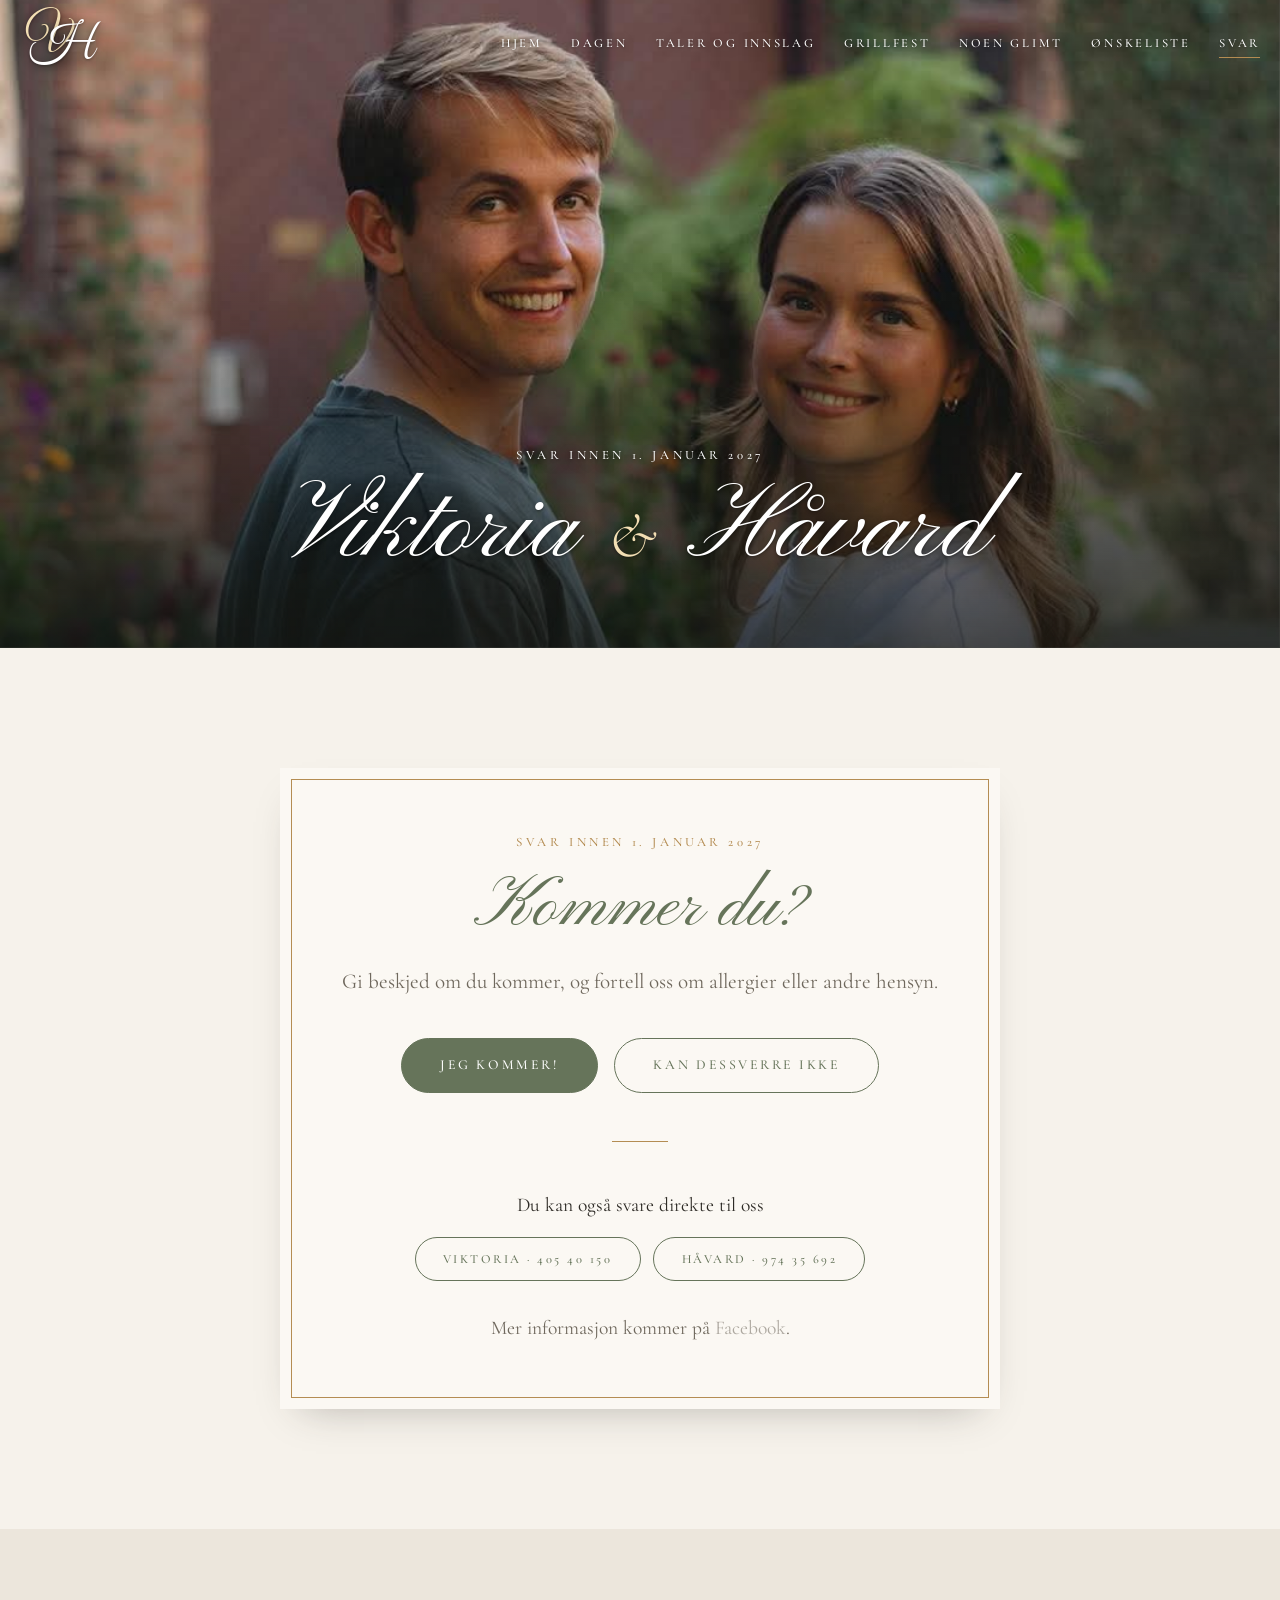
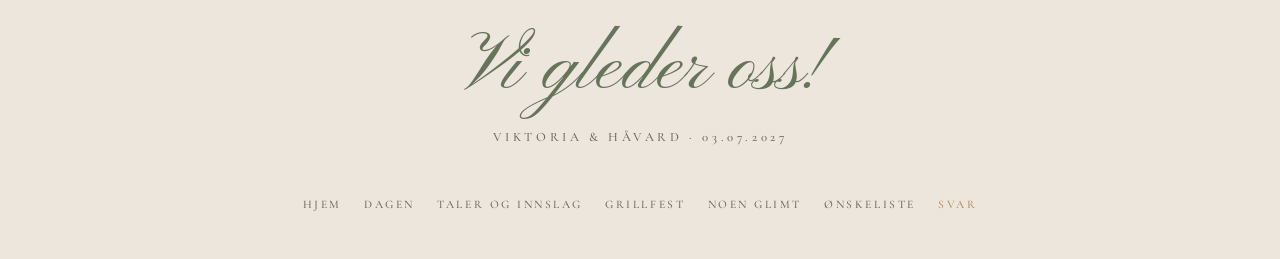
<file: svar.html>
<!DOCTYPE html>
<html lang="nb">
<head>
  <meta charset="utf-8">
  <meta name="viewport" content="width=device-width, initial-scale=1">
  <meta name="robots" content="noindex, nofollow">
  <title>Svar · Viktoria & Håvard</title>
  <meta name="description" content="Gi beskjed om du kommer i bryllupet til Viktoria og Håvard.">
  <meta name="theme-color" content="#f6f2eb">
  <link rel="preconnect" href="https://fonts.googleapis.com">
  <link rel="preconnect" href="https://fonts.gstatic.com" crossorigin>
  <link href="https://fonts.googleapis.com/css2?family=Cormorant+Garamond:ital,wght@0,300;0,400;0,500;1,300;1,400&amp;family=Great+Vibes&amp;family=Pinyon+Script&amp;display=swap" rel="stylesheet">
  <link rel="stylesheet" href="assets/css/style.css">
</head>
<body>

  <!-- ===================== Toppmeny ===================== -->
  <header class="toppmeny">
    <div class="rad">
      <a class="logo-lenke" href="index.html" aria-label="Til forsiden"><svg class="logo" viewBox="0 0 100 100" overflow="visible" role="img" aria-label="Viktoria og Håvard"><text class="logo-v" x="40" y="60" text-anchor="middle">V</text><text class="logo-h" x="60" y="72" text-anchor="middle">H</text></svg></a>
      <button class="meny-knapp" type="button" aria-expanded="false" aria-controls="hovedmeny">Meny</button>
      <nav class="hovedmeny" id="hovedmeny" aria-label="Hovedmeny">
        <ul>
        <li><a href="index.html">Hjem</a></li>
        <li><a href="dagen.html">Dagen</a></li>
        <li><a href="dagen.html#taler">Taler og innslag</a></li>
        <li><a href="grillfest.html">Grillfest</a></li>
        <li><a href="historie.html">Noen glimt</a></li>
        <li><a href="onskeliste.html">Ønskeliste</a></li>
        <li><a href="svar.html" aria-current="page">Svar</a></li>
        </ul>
      </nav>
    </div>
  </header>

  <!-- ===================== Toppbilde ===================== -->
  <header class="undertopp" style="--pos: 50% 45%">
    <img src="assets/bilder/topp-svar.jpg" alt="Viktoria og Håvard holder hender foran et murhus med blomster" fetchpriority="high">
    <div class="undertopp-tekst">
      <p class="eyebrow">Svar innen 1. januar 2027</p>
      <h1>Viktoria <span class="og">&amp;</span> Håvard</h1>
    </div>
  </header>

  <!-- ===================== Innhold ===================== -->
  <main>
    <section class="seksjon krem">
      <div class="smal">
        <div class="kort stabel vis">
          <p class="eyebrow gull">Svar innen 1. januar 2027</p>
          <h2 class="skrifttittel">Kommer du?</h2>
          <p class="ingress">Gi beskjed om du kommer, og fortell oss om allergier eller andre hensyn.</p>
          <div class="svarknapper">
            <button class="knapp fylt stor" type="button" id="svar-ja">Jeg kommer!</button>
            <button class="knapp stor" type="button" id="svar-nei">Kan dessverre ikke</button>
          </div>
          <div class="svarmelding" id="melding-ja" aria-live="polite">
            <p>Så gøy! Vi gleder oss til å feire med deg.</p>
            <p class="liten">Send en melding til en av oss med navnet ditt og eventuelle allergier eller hensyn.</p>
            <div class="knapper">
              <a class="knapp fylt" data-sms="viktoria" data-svar="ja" href="sms:+4740540150">Send melding til Viktoria</a>
              <a class="knapp fylt" data-sms="havard" data-svar="ja" href="sms:+4797435692">Send melding til Håvard</a>
            </div>
            <a class="knapp" id="skjema-knapp" data-lenke="skjema" href="#" hidden>Fyll ut svarskjemaet</a>
          </div>
          <div class="svarmelding" id="melding-nei" aria-live="polite">
            <p>Så synd! Gi oss gjerne beskjed, så vi vet det.</p>
            <div class="knapper">
              <a class="knapp" data-sms="viktoria" data-svar="nei" href="sms:+4740540150">Send melding til Viktoria</a>
              <a class="knapp" data-sms="havard" data-svar="nei" href="sms:+4797435692">Send melding til Håvard</a>
            </div>
          </div>

          <hr class="strek">
          <p>Du kan også svare direkte til oss</p>
          <div class="telefoner">
            <a class="knapp" href="tel:+4740540150">Viktoria · 405 40 150</a>
            <a class="knapp" href="tel:+4797435692">Håvard · 974 35 692</a>
          </div>
          <p style="margin-top: 1rem; color: var(--dempet)">Mer informasjon kommer på <a data-lenke="facebook" href="#">Facebook</a>.</p>
        </div>
      </div>
    </section>
  </main>

  <!-- ===================== Bunntekst ===================== -->
  <footer class="bunntekst">
    <p class="gleder">Vi gleder oss!</p>
    <p class="eyebrow">Viktoria &amp; Håvard · 03.07.2027</p>
    <nav class="bunnmeny" aria-label="Bunnmeny">
      <ul>
        <li><a href="index.html">Hjem</a></li>
        <li><a href="dagen.html">Dagen</a></li>
        <li><a href="dagen.html#taler">Taler og innslag</a></li>
        <li><a href="grillfest.html">Grillfest</a></li>
        <li><a href="historie.html">Noen glimt</a></li>
        <li><a href="onskeliste.html">Ønskeliste</a></li>
        <li><a href="svar.html" aria-current="page">Svar</a></li>
      </ul>
    </nav>
  </footer>

  <script src="assets/js/main.js"></script>
</body>
</html>
</file>
<file: assets/css/style.css>
/* =========================================================
   Viktoria & Håvard · 03.07.2027 — felles stilark
   ========================================================= */

:root {
  --krem: #f6f2eb;
  --papir: #ece6dc;
  --tekst: #2e2b26;
  --dempet: #6f685d;
  --salvie: #66745a;
  --gull: #b48c52;
  --lysgull: #f3dfb4;

  --brod: "Cormorant Garamond", "Times New Roman", Georgia, serif;
  --skrift: "Pinyon Script", "Snell Roundhand", cursive;
  --logo: "Great Vibes", "Pinyon Script", cursive;

  --bredde: 1160px;
  --skygge: 0 18px 40px -22px rgba(46, 43, 38, .35);
  --meny-h: 5.2rem;
  color-scheme: light;
}

*, *::before, *::after { box-sizing: border-box; }
[hidden] { display: none !important; }
html { scroll-behavior: smooth; -webkit-text-size-adjust: 100%; }
[id] { scroll-margin-top: calc(var(--meny-h) + .5rem); }
body {
  margin: 0;
  background: var(--krem);
  color: var(--tekst);
  font-family: var(--brod);
  font-weight: 400;
  font-size: 1.22rem;
  line-height: 1.6;
  overflow-x: hidden;
  -webkit-font-smoothing: antialiased;
}
body.meny-apen { overflow: hidden; }
img { max-width: 100%; display: block; }
a { color: inherit; }
h1, h2, h3 { margin: 0; font-weight: 400; text-wrap: balance; }
p { margin: 0; }
:focus-visible { outline: 2px solid var(--gull); outline-offset: 3px; }

.innhold { width: min(var(--bredde), 100% - 2.5rem); margin-inline: auto; }
.smal { width: min(720px, 100% - 2.5rem); margin-inline: auto; }

/* ---------- Typografi ---------- */
.eyebrow {
  font-family: var(--brod);
  font-weight: 500;
  font-size: .8rem;
  letter-spacing: .28em;
  text-transform: uppercase;
  color: var(--dempet);
}
.eyebrow.gull { color: var(--gull); }
.skrifttittel {
  font-family: var(--skrift);
  color: var(--salvie);
  font-size: clamp(2.7rem, 7vw, 4.4rem);
  line-height: 1.15;
  font-weight: 400;
}
.ingress { font-size: 1.32rem; color: var(--dempet); }
.midt { text-align: center; }
.stabel { display: grid; gap: 1rem; justify-items: center; text-align: center; }

/* ---------- Knapper ---------- */
.knapp {
  display: inline-flex; align-items: center; justify-content: center; gap: .5em;
  padding: .85rem 1.7rem;
  border: 1px solid var(--salvie);
  border-radius: 999px;
  background: transparent;
  color: var(--salvie);
  font: 500 .78rem/1.2 var(--brod);
  letter-spacing: .2em;
  text-transform: uppercase;
  text-decoration: none;
  text-align: center;
  cursor: pointer;
  transition: background .25s, color .25s, border-color .25s, transform .25s;
}
.knapp:hover { background: var(--salvie); color: #fff; }
.knapp.fylt { background: var(--salvie); color: #fff; }
.knapp.fylt:hover { background: #56634b; border-color: #56634b; }
.knapp.stor { padding: 1.15rem 2.4rem; font-size: .86rem; }
.knapp.snart, .knapp[aria-disabled="true"] { opacity: .45; cursor: not-allowed; }
.knapp.snart:hover { background: transparent; color: var(--salvie); }
.knapp.fylt.snart:hover { background: var(--salvie); color: #fff; }
.knapper { display: flex; flex-wrap: wrap; gap: .8rem; justify-content: center; }
a.snart { cursor: not-allowed; opacity: .55; }

/* ---------- Seksjoner og kort ---------- */
.seksjon { padding: clamp(4.5rem, 10vw, 7.5rem) 0; }
.seksjon.krem { background: var(--krem); }
.seksjon.papir { background: var(--papir); }
.seksjon-hode { display: grid; gap: .6rem; justify-items: center; text-align: center; margin-bottom: clamp(2.5rem, 6vw, 4rem); }

.kort {
  background: var(--krem);
  outline: 1px solid var(--gull);
  outline-offset: -12px;
  box-shadow: var(--skygge);
  padding: clamp(2.6rem, 6vw, 4rem) clamp(1.8rem, 5vw, 3.5rem);
}
.papir .kort { background: var(--krem); }
.krem .kort { background: #fbf8f3; }

.strek { width: 3.5rem; height: 1px; background: var(--gull); border: 0; margin: 2rem auto; }

/* ---------- Animasjon: .vis ---------- */
.js .vis { opacity: 0; transform: translateY(26px); transition: opacity .9s ease, transform .9s cubic-bezier(.2,.7,.2,1); }
.js .vis.synlig { opacity: 1; transform: none; }

/* ---------- Toppmeny ---------- */
.toppmeny {
  position: fixed; inset: 0 0 auto 0; z-index: 40;
  height: var(--meny-h);
  color: #fff;
  text-shadow: 0 1px 3px rgba(0,0,0,.35), 0 1px 12px rgba(0,0,0,.35);
  transition: background .35s, color .35s, box-shadow .35s;
}
.toppmeny .rad { height: 100%; display: flex; align-items: center; justify-content: space-between; gap: 1rem; width: min(1320px, 100% - 2.5rem); margin-inline: auto; }
.toppmeny.fast { background: var(--krem); color: var(--tekst); text-shadow: none; box-shadow: 0 6px 24px -18px rgba(0,0,0,.5); }

.logo-lenke { display: inline-flex; text-decoration: none; position: relative; z-index: 2; }
.logo { width: 4.4rem; height: 4.4rem; overflow: visible; transition: transform .35s ease; }
.logo text { font-family: var(--logo); font-size: 66px; }
.logo .logo-v { fill: var(--gull); }
.logo .logo-h { fill: currentColor; }
.toppmeny:not(.fast) .logo { filter: drop-shadow(0 2px 6px rgba(0,0,0,.35)); }
.toppmeny:not(.fast) .logo .logo-v { fill: var(--lysgull); }
.toppmeny:not(.fast) .logo .logo-h { fill: #fff; }
.logo-lenke:hover .logo { transform: rotate(-5deg) scale(1.05); }

.hovedmeny ul { list-style: none; margin: 0; padding: 0; display: flex; gap: clamp(1rem, 2.2vw, 2rem); }
.hovedmeny a {
  text-decoration: none;
  font-weight: 500; font-size: .78rem; letter-spacing: .22em; text-transform: uppercase;
  padding: .4rem 0; border-bottom: 1px solid transparent; transition: border-color .25s;
}
.hovedmeny a:hover { border-bottom-color: currentColor; }
.hovedmeny a[aria-current="page"] { border-bottom-color: var(--gull); }
.meny-knapp {
  display: none; position: relative; z-index: 2;
  background: none; border: 1px solid currentColor; border-radius: 999px; color: inherit;
  font: 500 .74rem var(--brod); letter-spacing: .24em; text-transform: uppercase;
  padding: .6rem 1.2rem; cursor: pointer; text-shadow: inherit;
}

@media (max-width: 999px) {
  .meny-knapp { display: inline-block; }
  .hovedmeny {
    position: fixed; inset: 0; background: var(--krem); color: var(--tekst); text-shadow: none;
    display: grid; place-items: center; opacity: 0; visibility: hidden; transition: opacity .35s, visibility .35s;
  }
  .hovedmeny ul { flex-direction: column; align-items: center; gap: 1.6rem; }
  .hovedmeny a { font-size: 1rem; letter-spacing: .26em; }
  body.meny-apen .hovedmeny { opacity: 1; visibility: visible; }
  body.meny-apen .toppmeny { color: var(--tekst); text-shadow: none; }
  body.meny-apen .toppmeny .logo { filter: none; }
  body.meny-apen .toppmeny .logo .logo-v { fill: var(--gull); }
  body.meny-apen .toppmeny .logo .logo-h { fill: var(--tekst); }
}

/* ---------- Forside-hero ---------- */
.hero {
  position: relative; overflow: hidden; color: #fff;
  height: min(150vw, max(100svh, 75vw));
  min-height: 520px;
}
.hero > img { position: absolute; inset: 0; width: 100%; height: 100%; object-fit: cover; object-position: var(--pos, 50% 58%); }
.hero::before, .hero::after { content: ""; position: absolute; left: 0; right: 0; pointer-events: none; }
.hero::before { top: 0; height: 48%; background: linear-gradient(rgba(20,22,18,.7), rgba(20,22,18,.35) 55%, rgba(20,22,18,0)); }
.hero::after { bottom: 0; height: 42%; background: linear-gradient(rgba(20,22,18,0), rgba(20,22,18,.35) 45%, rgba(20,22,18,.72)); }
.hero-topp {
  position: absolute; z-index: 2; left: 0; right: 0; top: calc(var(--meny-h) + .4rem);
  display: grid; justify-items: center; gap: .2rem; text-align: center; padding: 0 1rem;
  text-shadow: 0 1px 3px rgba(0,0,0,.4), 0 2px 18px rgba(0,0,0,.45);
}
.hero-navn { font-weight: 500; font-size: clamp(1.05rem, 3.8vw, 1.7rem); letter-spacing: .3em; text-transform: uppercase; }
.hero-dato { font-style: italic; font-weight: 400; font-size: clamp(1.1rem, 3.4vw, 1.5rem); letter-spacing: .12em; }
.hero-tittel { font-family: var(--skrift); font-size: clamp(3rem, 11vw, 6.4rem); line-height: 1.1; margin-top: .2rem; }
.hero-bunn {
  position: absolute; z-index: 2; left: 0; right: 0; bottom: clamp(1.4rem, 4vw, 2.6rem);
  width: min(1320px, 100% - 2.5rem); margin-inline: auto;
  display: flex; align-items: flex-end; justify-content: space-between; gap: 1rem;
  text-shadow: 0 1px 3px rgba(0,0,0,.4), 0 2px 16px rgba(0,0,0,.45);
}
.nedtelling { display: flex; gap: clamp(1rem, 3vw, 2rem); }
.nedtelling div { display: grid; justify-items: center; min-width: 3.2rem; }
.nedtelling b { font-weight: 300; font-size: clamp(2rem, 6vw, 3rem); line-height: 1; font-variant-numeric: tabular-nums; }
.nedtelling small { font-weight: 500; font-size: .66rem; letter-spacing: .24em; text-transform: uppercase; margin-top: .45rem; }
.gift { display: none; font-family: var(--skrift); color: var(--lysgull); font-size: clamp(3.6rem, 12vw, 6.5rem); line-height: 1; }
.er-gift .nedtelling { display: none; }
.er-gift .gift { display: block; animation: pop .9s cubic-bezier(.2,1.6,.4,1) both; }
@keyframes pop { from { transform: scale(.3); opacity: 0; } to { transform: none; opacity: 1; } }
.bla-ned { display: grid; justify-items: center; gap: .6rem; text-decoration: none; font-size: .64rem; font-weight: 500; letter-spacing: .26em; text-transform: uppercase; }
.bla-ned span { display: block; width: 1px; height: 3.4rem; background: linear-gradient(var(--lysgull), var(--gull)); transform-origin: top; animation: puls 2.2s ease-in-out infinite; }
@keyframes puls { 0%, 100% { transform: scaleY(.35); opacity: .5; } 50% { transform: scaleY(1); opacity: 1; } }
@media (max-width: 700px) {
  .hero-bunn { flex-direction: column; align-items: center; }
  .bla-ned span { height: 2.2rem; }
}

/* ---------- Undersidetopp ---------- */
.undertopp { position: relative; height: 72svh; min-height: 420px; overflow: hidden; color: #fff; }
.undertopp > img {
  position: absolute; inset: 0; width: 100%; height: 100%; object-fit: cover; object-position: var(--pos, 50% 50%);
  animation: zoomut 14s ease-out both;
}
@keyframes zoomut { from { transform: scale(1.14); } to { transform: scale(1); } }
.undertopp::before, .undertopp::after { content: ""; position: absolute; left: 0; right: 0; pointer-events: none; }
.undertopp::before { top: 0; height: 40%; background: linear-gradient(rgba(20,22,18,.65), rgba(20,22,18,0)); }
.undertopp::after { bottom: 0; height: 60%; background: linear-gradient(rgba(20,22,18,0), rgba(20,22,18,.35) 45%, rgba(20,22,18,.74)); }
.undertopp-tekst { position: absolute; z-index: 2; left: 0; right: 0; bottom: clamp(2rem, 6vw, 3.5rem); display: grid; justify-items: center; gap: .3rem; text-align: center; padding: 0 1rem; text-shadow: 0 1px 3px rgba(0,0,0,.4), 0 2px 18px rgba(0,0,0,.45); }
.undertopp-tekst .eyebrow { color: #fff; }
.undertopp h1 { font-family: var(--skrift); font-size: clamp(3.5rem, 12vw, 6.6rem); line-height: 1.15; }
.og { font-family: var(--brod); font-style: italic; font-weight: 300; font-size: .6em; color: var(--lysgull); padding: 0 .08em; }

/* ---------- Forside: invitasjon og ringer ---------- */
.ringer { width: 92px; height: 60px; margin: 0 auto; color: var(--gull); }
.invitasjon p.stor { font-size: clamp(1.4rem, 3.6vw, 1.75rem); font-weight: 300; line-height: 1.5; }

/* ---------- Bildekort (lenker) ---------- */
.bildekort-rad { display: grid; grid-template-columns: repeat(2, 1fr); gap: clamp(1.2rem, 3vw, 2.2rem); }
.bildekort { position: relative; display: block; overflow: hidden; text-decoration: none; color: #fff; aspect-ratio: 4/5; box-shadow: var(--skygge); }
.bildekort img { position: absolute; inset: 0; width: 100%; height: 100%; object-fit: cover; object-position: var(--pos, 50% 50%); transition: transform 1.2s ease; }
.bildekort:hover img { transform: scale(1.05); }
.bildekort::after { content: ""; position: absolute; inset: 0; background: linear-gradient(rgba(20,22,18,0) 30%, rgba(20,22,18,.4) 60%, rgba(20,22,18,.8)); }
.bildekort .tekst { text-shadow: 0 1px 3px rgba(0,0,0,.4), 0 2px 14px rgba(0,0,0,.35); }
.bildekort .tekst { position: absolute; z-index: 2; left: 0; right: 0; bottom: 0; padding: 2rem 1.6rem; display: grid; gap: .3rem; justify-items: center; text-align: center; }
.bildekort .eyebrow { color: var(--lysgull); }
.bildekort h3 { font-family: var(--skrift); font-size: clamp(2.3rem, 5vw, 3.2rem); line-height: 1.15; }
.bildekort p { opacity: 1; }
@media (max-width: 700px) { .bildekort-rad { grid-template-columns: 1fr; } .bildekort { aspect-ratio: 4/4.4; } }

/* ---------- Banner med parallakse ---------- */
.banner { position: relative; height: clamp(340px, 50vw, 760px); overflow: hidden; color: #fff; }
.banner > img { position: absolute; left: 0; width: 100%; top: -7%; height: 114%; object-fit: cover; object-position: var(--pos, 50% 50%); will-change: transform; }
.banner::after { content: ""; position: absolute; inset: 0; background: radial-gradient(ellipse at center, rgba(20,22,18,.5), rgba(20,22,18,.3) 70%); }
.banner .tekst { position: absolute; inset: 0; z-index: 2; display: grid; place-content: center; padding-top: var(--tekst-ned, 1rem) !important; text-align: center; padding: 1rem; gap: .5rem; text-shadow: 0 1px 3px rgba(0,0,0,.4), 0 2px 18px rgba(0,0,0,.5); }
.banner .tekst .eyebrow { color: #fff; }
.banner h2 { font-family: var(--skrift); font-size: clamp(2.6rem, 8vw, 5rem); line-height: 1.15; }
@media (min-width: 1700px) {
  .banner > img { object-position: var(--pos-bred, var(--pos, 50% 50%)); }
}
@media (max-width: 700px) {
  .banner > img { object-position: var(--pos-mobil, var(--pos, 50% 50%)); }
  .banner .tekst { padding-top: var(--tekst-ned-mobil, 1rem) !important; }
}

/* ---------- Galleri ---------- */
.galleri { display: grid; grid-template-columns: repeat(3, 1fr); gap: clamp(.8rem, 2vw, 1.4rem); padding-bottom: 3rem; }
.galleri button { all: unset; display: block; cursor: zoom-in; overflow: hidden; box-shadow: var(--skygge); }
.galleri button:focus-visible { outline: 2px solid var(--gull); outline-offset: 4px; }
.galleri img { width: 100%; aspect-ratio: 2/3; object-fit: cover; transition: transform 1s ease; }
.galleri button:hover img { transform: scale(1.04); }
.galleri button:nth-child(3n+2) { transform: translateY(3rem); }
@media (max-width: 700px) {
  .galleri { grid-template-columns: repeat(2, 1fr); padding-bottom: 2rem; }
  .galleri button:nth-child(3n+2) { transform: none; }
  .galleri button:nth-child(2n) { transform: translateY(2rem); }
}

/* Bildestripe nederst på forsiden */
.galleri.stripe { grid-template-columns: repeat(4, 1fr); padding-bottom: 0; }
.galleri.stripe button:nth-child(n) { transform: none; }
.galleri.stripe img { aspect-ratio: 3/4; }
@media (max-width: 700px) { .galleri.stripe { grid-template-columns: repeat(2, 1fr); } }

/* ---------- Lysboks ---------- */
.lysboks { border: 0; padding: 0; background: transparent; max-width: 100vw; max-height: 100vh; width: 100vw; height: 100vh; margin: 0; }
.lysboks::backdrop { background: rgba(26, 26, 22, .92); }
.lysboks[open] { display: grid; place-items: center; }
.lysboks figure { margin: 0; display: grid; gap: .8rem; justify-items: center; padding: 3.5rem 3.5rem 1.5rem; }
.lysboks img { max-width: min(92vw, 1100px); max-height: 80svh; width: auto; height: auto; box-shadow: 0 20px 60px rgba(0,0,0,.5); }
.lysboks figcaption { color: #f1ebe1; font-style: italic; text-align: center; max-width: 60ch; }
.lysboks button { position: fixed; background: none; border: 0; color: #fff; cursor: pointer; font: 300 2.6rem/1 var(--brod); padding: .6rem 1rem; }
.lysboks .lukk { top: .4rem; right: .6rem; }
.lysboks .forrige { left: .2rem; top: 50%; transform: translateY(-50%); }
.lysboks .neste { right: .2rem; top: 50%; transform: translateY(-50%); }
@media (max-width: 600px) { .lysboks figure { padding: 3.5rem .8rem 1rem; } .lysboks .forrige, .lysboks .neste { top: auto; bottom: .4rem; transform: none; } }

/* ---------- Program (dagen) ---------- */
.program { display: grid; gap: clamp(3rem, 7vw, 5rem); }
.post { display: grid; grid-template-columns: 1.05fr 1fr; gap: clamp(1.5rem, 5vw, 4rem); align-items: center; }
.post:nth-child(even) .post-bilde { order: 2; }
.post-bilde img { width: 100%; aspect-ratio: 4/5; object-fit: cover; box-shadow: var(--skygge); }
.post-tekst { display: grid; gap: .7rem; justify-items: start; }
.post-tid { font-weight: 300; font-size: clamp(3rem, 7vw, 4.4rem); line-height: 1; color: var(--gull); font-variant-numeric: tabular-nums; }
.post h3 { font-family: var(--skrift); color: var(--salvie); font-size: clamp(2.4rem, 5vw, 3.2rem); line-height: 1.15; }
.post address { font-style: normal; color: var(--dempet); }
.post .knapp { margin-top: .6rem; }
@media (max-width: 760px) {
  .post { grid-template-columns: 1fr; }
  .post:nth-child(even) .post-bilde { order: 0; }
  .post-tekst { justify-items: center; text-align: center; }
}

/* ---------- Kart ---------- */
.kart {
  height: clamp(340px, 60vw, 520px); width: 100%;
  background: var(--papir); box-shadow: var(--skygge);
  outline: 1px solid var(--gull); outline-offset: 8px;
  z-index: 1;
}
.kart-ramme { margin: 1rem 0 2.5rem; }
.leaflet-container { font-family: var(--brod); font-size: 1rem; }
.nal-ikon { background: none; border: 0; }
.nal {
  width: 34px; height: 34px; background: var(--salvie); border: 2px solid #fff;
  border-radius: 50% 50% 50% 0; transform: rotate(-45deg);
  display: grid; place-items: center; box-shadow: 0 6px 14px -4px rgba(0,0,0,.45);
}
.nal span { transform: rotate(45deg); color: #fff; font: 500 1rem/1 var(--brod); }
.leaflet-tooltip.kart-etikett {
  background: var(--krem); color: var(--tekst); border: 1px solid var(--gull); border-radius: 999px;
  box-shadow: 0 6px 16px -10px rgba(0,0,0,.5);
  font: 500 .72rem var(--brod); letter-spacing: .16em; text-transform: uppercase; padding: .3rem .8rem;
}
.leaflet-tooltip.kart-etikett::before { display: none; }
.leaflet-popup-content-wrapper { background: var(--krem); border-radius: 4px; }
.leaflet-popup-content { margin: .9rem 1.1rem; display: grid; gap: .3rem; font-size: 1.05rem; }
.leaflet-popup-content strong { font-weight: 500; }
.leaflet-popup-content a { color: var(--salvie); font-weight: 500; }
.kart-hint { font-size: .95rem; color: var(--dempet); text-align: center; margin-top: 1.4rem; }

/* ---------- Toastmastere ---------- */
.kortrad { display: grid; grid-template-columns: repeat(2, 1fr); gap: clamp(1.2rem, 3vw, 2rem); }
.person { display: grid; gap: .5rem; justify-items: center; text-align: center; }
.person h3 { font-family: var(--skrift); color: var(--salvie); font-size: clamp(2rem, 5vw, 2.6rem); line-height: 1.2; }
@media (max-width: 700px) { .kortrad { grid-template-columns: 1fr; } }

/* ---------- To bilder side om side ---------- */
.to-bilder { display: grid; grid-template-columns: 1fr 1fr; gap: clamp(.9rem, 3vw, 2rem); padding-bottom: 3rem; }
.to-bilder img { width: 100%; aspect-ratio: 3/4; object-fit: cover; box-shadow: var(--skygge); }
.to-bilder img:nth-child(2) { transform: translateY(3rem); }

/* ---------- Infokort (grill, ønskeliste, svar) ---------- */
.info { display: grid; gap: .25rem; margin: .6rem 0 .4rem; }
.info strong { font-weight: 500; font-size: 1.3rem; }

/* ---------- Historie: tall ---------- */
.tall { display: grid; grid-template-columns: repeat(4, 1fr); gap: 1rem; text-align: center; }
.tall div { display: grid; gap: .2rem; }
.tall b { font-weight: 300; font-size: clamp(2.8rem, 8vw, 4.4rem); line-height: 1; color: var(--salvie); font-variant-numeric: tabular-nums; }
.tall span { font-weight: 500; font-size: .74rem; letter-spacing: .26em; text-transform: uppercase; color: var(--dempet); }
@media (max-width: 600px) { .tall { grid-template-columns: repeat(2, 1fr); row-gap: 2rem; } }

/* ---------- Historie: tidslinje ---------- */
.tidslinje { position: relative; margin: 0 auto; padding: 1rem 0 2rem; width: min(1080px, 100% - 2.5rem); }
.tidslinje > ol { list-style: none; margin: 0; padding: 0; }
.tidslinje::before, .tidslinje-fyll { content: ""; position: absolute; top: 0; left: 50%; width: 1px; transform: translateX(-50%); }
.tidslinje::before { bottom: 0; background: rgba(180, 140, 82, .28); }
.tidslinje-fyll { height: 0; background: var(--gull); z-index: 1; }

.aar { position: relative; z-index: 2; display: flex; justify-content: center; margin: 3rem 0 2.5rem; }
.aar:first-child { margin-top: 0; }
.aar span {
  background: var(--krem); border: 1px solid var(--gull); border-radius: 999px; color: var(--gull);
  font-weight: 500; letter-spacing: .26em; padding: .35rem 1.1rem; font-size: .9rem;
}

.minne { position: relative; width: calc(50% - 3.2rem); }
.minne.venstre { margin-right: auto; }
.minne.hoyre { margin-left: auto; }
.minne + .minne { margin-top: -7rem; }
.prikk {
  position: absolute; top: 2.6rem; width: 13px; height: 13px; border-radius: 50%;
  background: var(--krem); border: 1px solid var(--gull); z-index: 2; transition: background .5s, transform .5s;
}
.minne.venstre .prikk { right: calc(-3.2rem - 6.5px); }
.minne.hoyre .prikk { left: calc(-3.2rem - 6.5px); }
.minne.synlig .prikk, .minne-stor.synlig .prikk { background: var(--gull); transform: scale(1.15); }

.polaroid {
  all: unset; box-sizing: border-box; display: block; cursor: zoom-in;
  background: #fff; padding: 12px 12px 0; width: min(100%, 340px);
  box-shadow: 0 16px 36px -18px rgba(46,43,38,.45);
  transform: rotate(var(--skra, -1.7deg)); transition: transform .45s ease, box-shadow .45s;
}
.minne.hoyre .polaroid { --skra: 1.7deg; }
.minne.venstre .polaroid { margin-left: auto; }
.polaroid:hover, .polaroid:focus-visible { transform: rotate(0) scale(1.02); box-shadow: 0 22px 44px -18px rgba(46,43,38,.55); }
.polaroid:focus-visible { outline: 2px solid var(--gull); outline-offset: 4px; }
.polaroid img { width: 100%; aspect-ratio: 3/4; object-fit: cover; }
.polaroid .hand { display: block; font-family: var(--skrift); font-size: 1.9rem; line-height: 1.2; text-align: center; padding: .55rem .4rem .7rem; color: var(--tekst); }
.minne-tekst { margin-top: 1rem; display: grid; gap: .25rem; width: min(100%, 340px); }
.minne.venstre .minne-tekst { margin-left: auto; text-align: right; }
.minne-tekst .meta { font-weight: 500; font-size: .72rem; letter-spacing: .22em; text-transform: uppercase; color: var(--gull); }
.minne-tekst p:last-child { color: var(--dempet); }

.minne-stor { position: relative; z-index: 2; margin: 3.5rem 0; }
.minne-stor .kort { display: grid; grid-template-columns: 1fr 1fr; gap: clamp(1.5rem, 5vw, 3.5rem); align-items: center; }
.minne-stor .polaroid { width: min(100%, 420px); justify-self: center; --skra: -1.2deg; }
.minne-stor .stabel h3 { font-family: var(--skrift); color: var(--salvie); font-size: clamp(3.2rem, 8vw, 5rem); line-height: 1.1; }
.minne-stor .prikk { left: 50%; top: -1.6rem; transform: translateX(-50%); }
.minne-stor.synlig .prikk { transform: translateX(-50%) scale(1.15); }

.minne-rekke { position: relative; z-index: 2; margin: -1rem 0 4rem; display: grid; gap: 1.6rem; justify-items: center; }
.minne-rekke .rad { display: grid; grid-template-columns: repeat(3, 1fr); gap: clamp(1rem, 3vw, 2.4rem); width: 100%; justify-items: center; }
.minne-rekke .polaroid { width: min(100%, 270px); padding-bottom: 2.6rem; --skra: -1.7deg; }
.minne-rekke .polaroid:nth-child(even) { --skra: 1.7deg; }
.minne-rekke .polaroid:nth-child(3n+2) { margin-top: 2.2rem; }
.minne-rekke .eyebrow { background: var(--krem); padding: .2rem .8rem; }

.finale { position: relative; z-index: 2; margin-top: 3.5rem; }
.finale h3 { font-family: var(--skrift); color: var(--salvie); font-size: clamp(3rem, 8vw, 4.8rem); line-height: 1.1; }

@media (max-width: 800px) {
  .tidslinje { padding-left: 2.6rem; }
  .tidslinje::before, .tidslinje-fyll { left: 1rem; transform: none; }
  .aar { justify-content: flex-start; margin-left: -2.6rem; }
  .minne, .minne.venstre, .minne.hoyre { width: 100%; margin: 0; }
  .minne + .minne { margin-top: 3rem; }
  .minne .prikk, .minne.venstre .prikk, .minne.hoyre .prikk { left: calc(-1.6rem - 6.5px); right: auto; }
  .minne.venstre .polaroid { margin-left: 0; }
  .minne.venstre .minne-tekst { margin-left: 0; text-align: left; }
  .minne-stor { margin-left: -2.6rem; }
  .minne-stor .kort { grid-template-columns: 1fr; }
  .minne-stor .prikk { left: 1rem; transform: translateX(-50%); }
  .finale { margin-left: -2.6rem; }
  .minne-rekke { margin-left: -2.6rem; }
  .minne-rekke .rad { grid-template-columns: repeat(2, 1fr); }
  .minne-rekke .polaroid:nth-child(3n+2) { margin-top: 0; }
  .minne-rekke .polaroid:nth-child(even) { margin-top: 1.6rem; }
}

/* ---------- Svar ---------- */
.svarknapper { display: flex; flex-wrap: wrap; gap: 1rem; justify-content: center; margin-top: 1.4rem; }
.svarmelding { display: none; margin-top: 1.6rem; font-size: 1.3rem; }
.svarmelding.vises { display: grid; gap: 1rem; justify-items: center; animation: pop .7s cubic-bezier(.2,1.4,.4,1) both; }
.svarmelding .liten { font-size: 1.1rem; color: var(--dempet); max-width: 40ch; }
.svarmelding .knapper { flex-direction: column; align-items: stretch; width: min(100%, 340px); }
.svarmelding .knapp { letter-spacing: .14em; }
.telefoner { display: flex; flex-wrap: wrap; gap: .8rem; justify-content: center; }

/* ---------- Bunntekst ---------- */
.bunntekst { background: var(--papir); text-align: center; padding: clamp(4rem, 9vw, 6rem) 1.25rem 2.5rem; display: grid; gap: .9rem; justify-items: center; }
.bunntekst .gleder { font-family: var(--skrift); color: var(--salvie); font-size: clamp(3rem, 9vw, 5rem); line-height: 1.1; }
.bunnmeny ul { list-style: none; margin: 1.6rem 0 0; padding: 0; display: flex; flex-wrap: wrap; gap: .6rem 1.4rem; justify-content: center; }
.bunnmeny a { text-decoration: none; font-weight: 500; font-size: .72rem; letter-spacing: .22em; text-transform: uppercase; color: var(--dempet); }
.bunnmeny a:hover, .bunnmeny a[aria-current="page"] { color: var(--gull); }

/* ---------- Konfetti ---------- */
.konfetti { position: fixed; inset: 0; width: 100%; height: 100%; pointer-events: none; z-index: 100; }

/* ---------- Redusert bevegelse ---------- */
@media (prefers-reduced-motion: reduce) {
  html { scroll-behavior: auto; }
  *, *::before, *::after { animation: none !important; transition: none !important; }
  .js .vis { opacity: 1; transform: none; }
  .banner > img { transform: none !important; }
}
</file>
